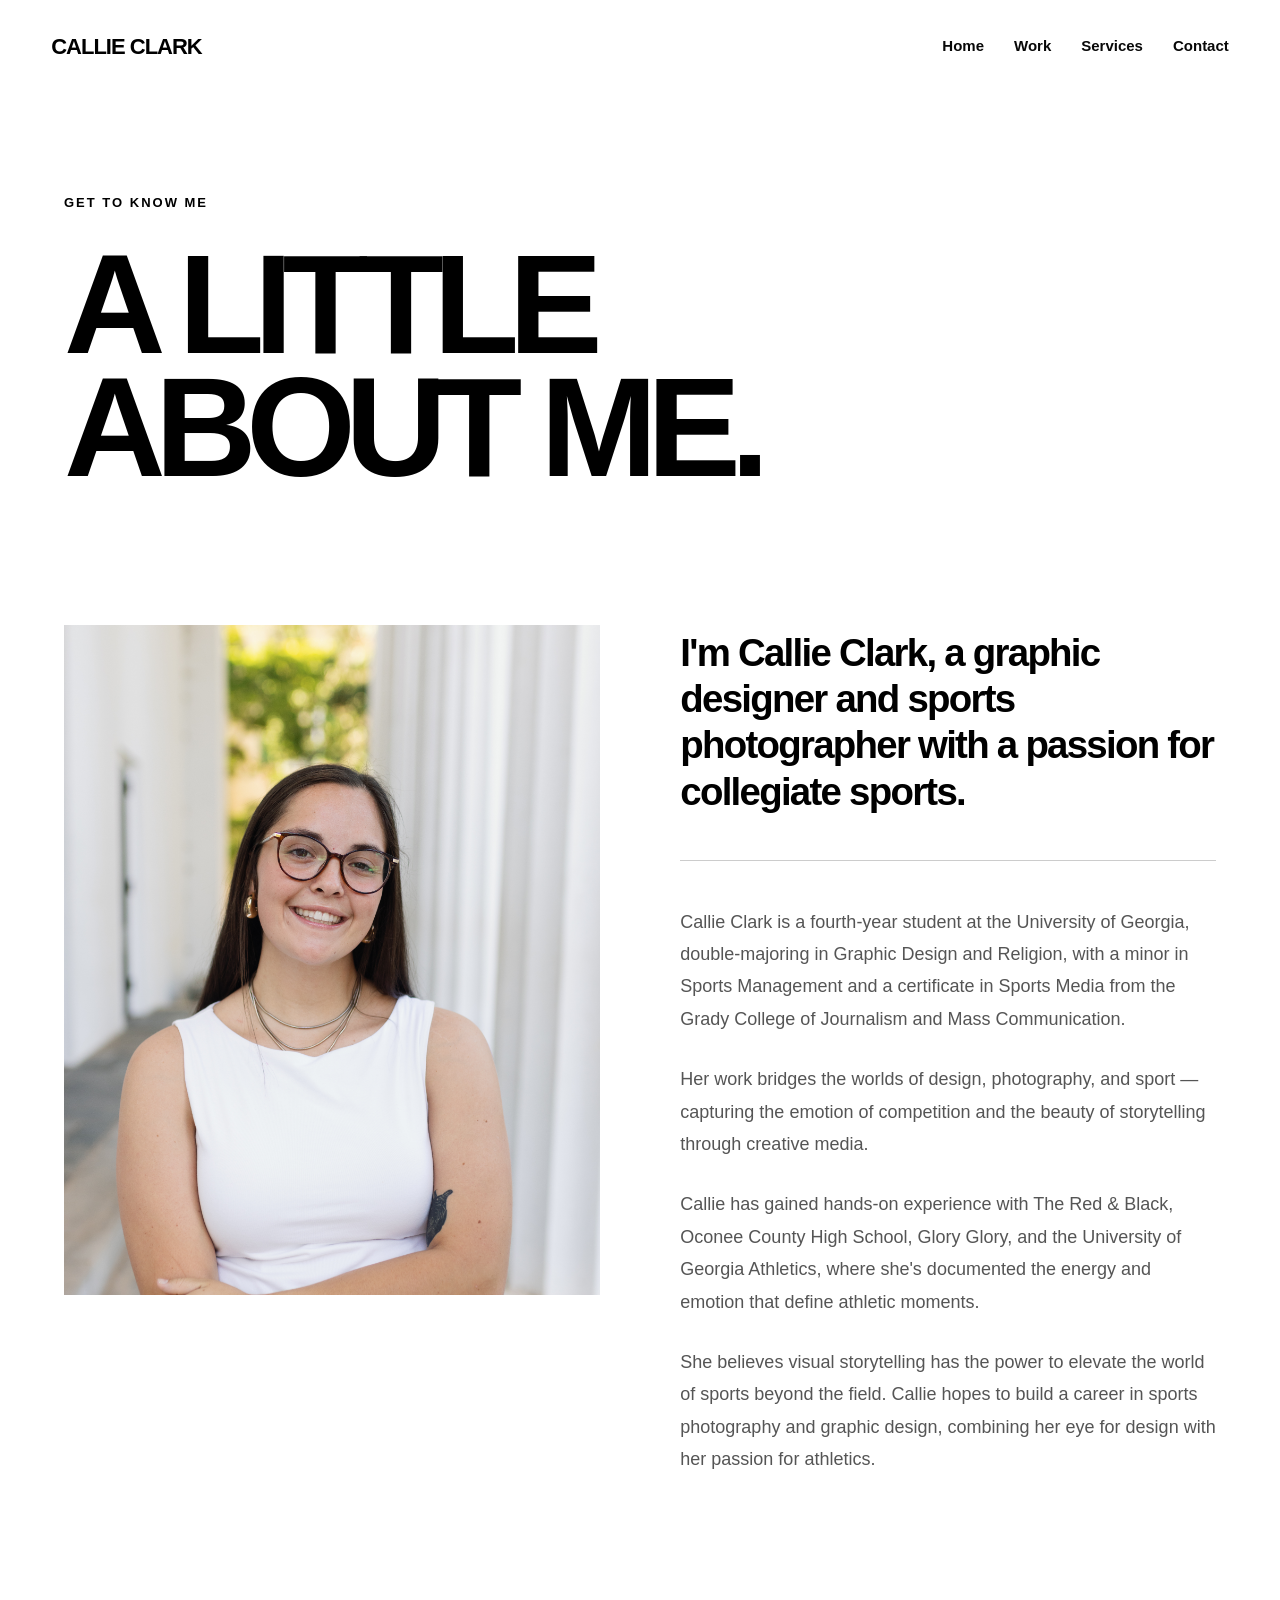
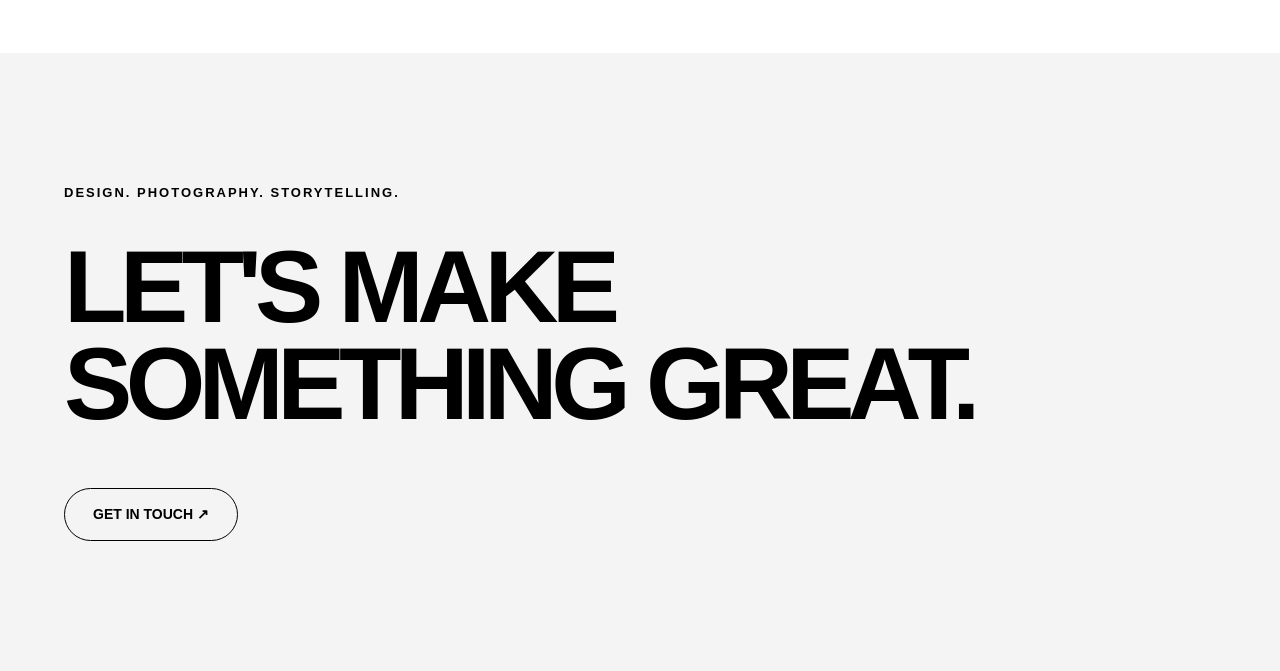
<file: about.html>
<!DOCTYPE html>
<html lang="en">

<head>
  <meta charset="UTF-8">
  <meta name="viewport" content="width=device-width, initial-scale=1.0">

  <title>About | Callie Clark</title>

  <link rel="stylesheet" href="style.css">
</head>



<body>

 
<!-- HEADER -->
<header class="about-header">

  <a href="index.html" class="about-logo">
    CALLIE CLARK
  </a>

  <nav class="nav-links" id="navLinks">

    <a href="index.html">Home</a>
    <a href="work.html">Work</a>
    <a href="services.html">Services</a>
    <a href="contact.html">Contact</a>

  </nav>

</header>



  <!-- ABOUT SECTION -->
  <main class="about-page">

    <section class="about-intro">

      <p class="about-eyebrow">
        GET TO KNOW ME
      </p>

      <h1>
        A LITTLE<br>
        ABOUT ME<span class="about-period">.</span>
      </h1>

    </section>


    <!-- IMAGE + BIOGRAPHY -->
    <section class="about-content">

      <!-- REPLACE WITH YOUR PHOTO -->
      <div class="about-image">

        <img
          src="headshot.JPEG"
          alt="Portrait of Callie Clark"
        >

      </div>


      <!-- TEXT -->
      <div class="about-bio">

        <p class="about-lead">
          I'm Callie Clark, a graphic designer
          and sports photographer with a passion
          for collegiate sports.
        </p>

        <div class="about-divider"></div>

        <p>
          Callie Clark is a fourth-year student
          at the University of Georgia,
          double-majoring in Graphic Design
          and Religion, with a minor in Sports
          Management and a certificate in Sports
          Media from the Grady College of
          Journalism and Mass Communication.
        </p>

        <p>
          Her work bridges the worlds of design,
          photography, and sport — capturing
          the emotion of competition and the
          beauty of storytelling through
          creative media.
        </p>

        <p>
          Callie has gained hands-on experience
          with The Red & Black, Oconee County
          High School, Glory Glory, and the
          University of Georgia Athletics,
          where she's documented the energy
          and emotion that define athletic
          moments.
        </p>

        <p>
          She believes visual storytelling
          has the power to elevate the world
          of sports beyond the field. Callie
          hopes to build a career in sports
          photography and graphic design,
          combining her eye for design with
          her passion for athletics.
        </p>

      </div>

    </section>


    <!-- BOTTOM SECTION -->
    <section class="about-ending">

      <p>DESIGN. PHOTOGRAPHY. STORYTELLING.</p>

      <h2>
        LET'S MAKE<br>
        SOMETHING GREAT.
      </h2>

      <a href="mailto:YOUR-EMAIL@example.com">
        GET IN TOUCH ↗
      </a>

    </section>

  </main>

</body>
</html>
</file>
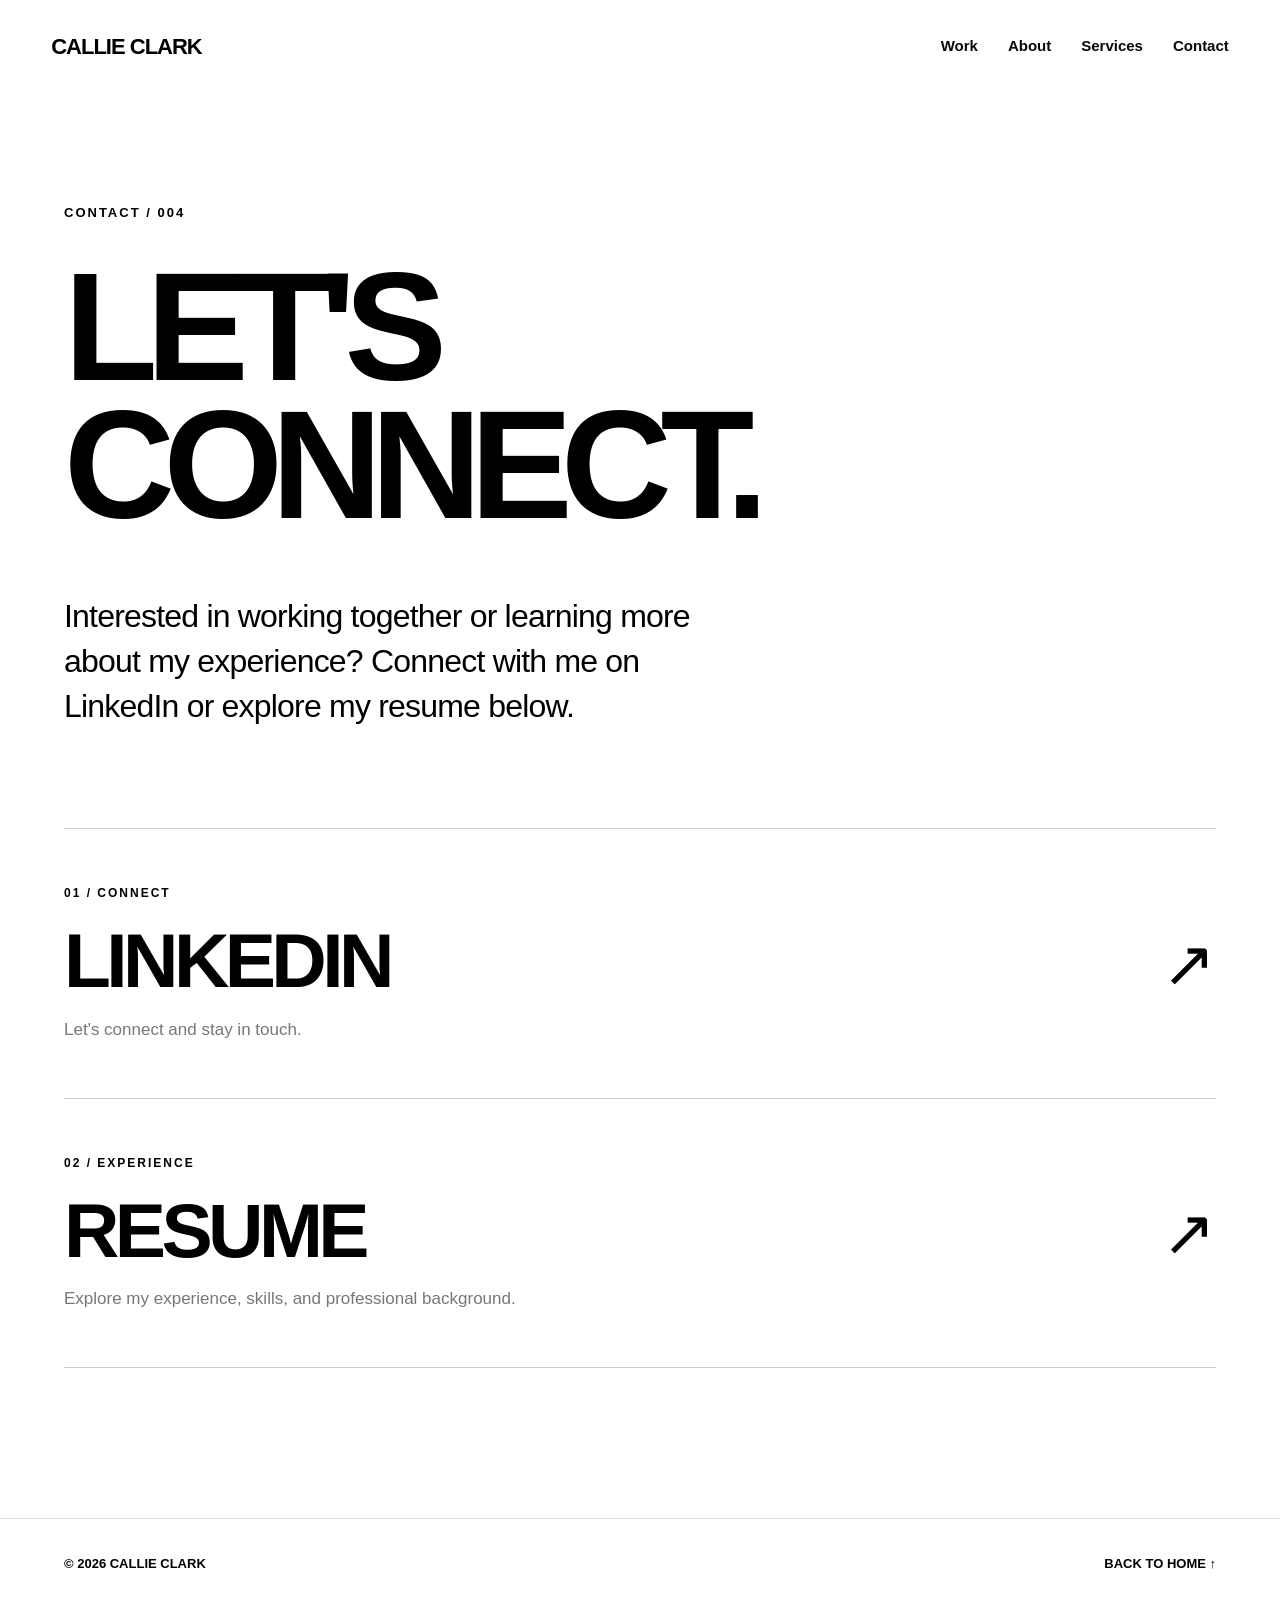
<file: contact.html>
<!DOCTYPE html>
<html lang="en">

<head>
  <meta charset="UTF-8">
  <meta name="viewport" content="width=device-width, initial-scale=1.0">

  <title>Contact | Callie Clark</title>

  <link rel="stylesheet" href="style.css">
</head>

<body>

  <!-- HEADER -->
  <header class="about-header">

    <a href="index.html" class="about-logo">
      CALLIE CLARK
    </a>

    <nav class="nav-links" id="navLinks">
      <a href="work.html">Work</a>
      <a href="about.html">About</a>
      <a href="services.html">Services</a>
      <a href="contact.html">Contact</a>
    </nav>

  </header>


  <main class="simple-contact-page">

    <!-- INTRO -->
    <section class="simple-contact-intro">

      <p class="simple-contact-eyebrow">
        CONTACT / 004
      </p>

      <h1>
        LET'S<br>
        CONNECT.
      </h1>

      <p class="simple-contact-description">
        Interested in working together or learning
        more about my experience? Connect with me
        on LinkedIn or explore my resume below.
      </p>

    </section>


    <!-- LINKS -->
    <section class="simple-contact-links">

      <!-- LINKEDIN -->
      <a
        href="https://www.linkedin.com/in/callie-clark-440528220/"
        target="_blank"
        rel="noopener noreferrer"
        class="simple-contact-link"
      >

        <div class="simple-contact-link-info">

          <span>01 / CONNECT</span>

          <h2>LINKEDIN</h2>

          <p>
            Let's connect and stay in touch.
          </p>

        </div>

        <span class="simple-contact-arrow">↗</span>

      </a>


      <!-- RESUME -->
      <a
        href="graphic design resume copy.pdf"
        target="_blank"
        rel="noopener noreferrer"
        class="simple-contact-link"
      >

        <div class="simple-contact-link-info">

          <span>02 / EXPERIENCE</span>

          <h2>RESUME</h2>

          <p>
            Explore my experience, skills,
            and professional background.
          </p>

        </div>

        <span class="simple-contact-arrow">↗</span>

      </a>

    </section>

  </main>


  <!-- FOOTER -->
  <footer class="simple-contact-footer">

    <p>© 2026 CALLIE CLARK</p>

    <a href="index.html">
      BACK TO HOME ↑
    </a>

  </footer>

</body>
</html>
</file>
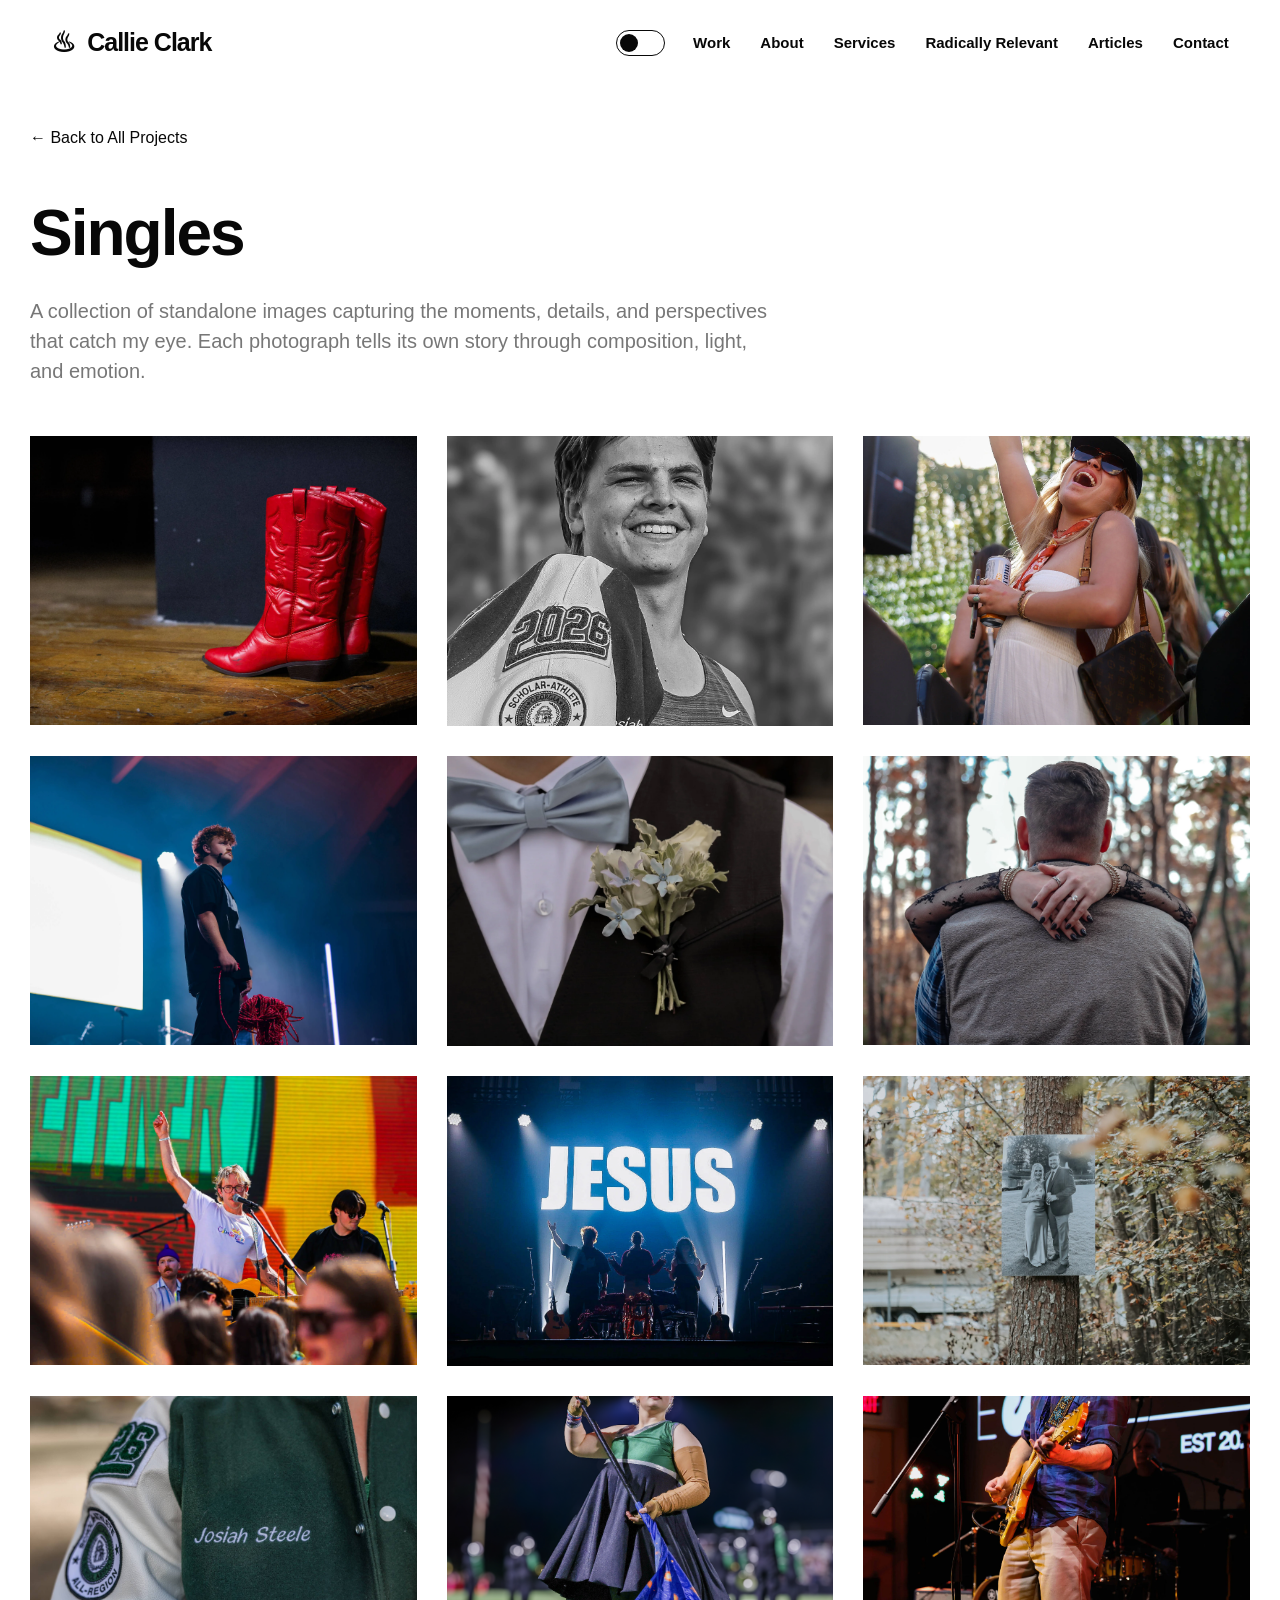
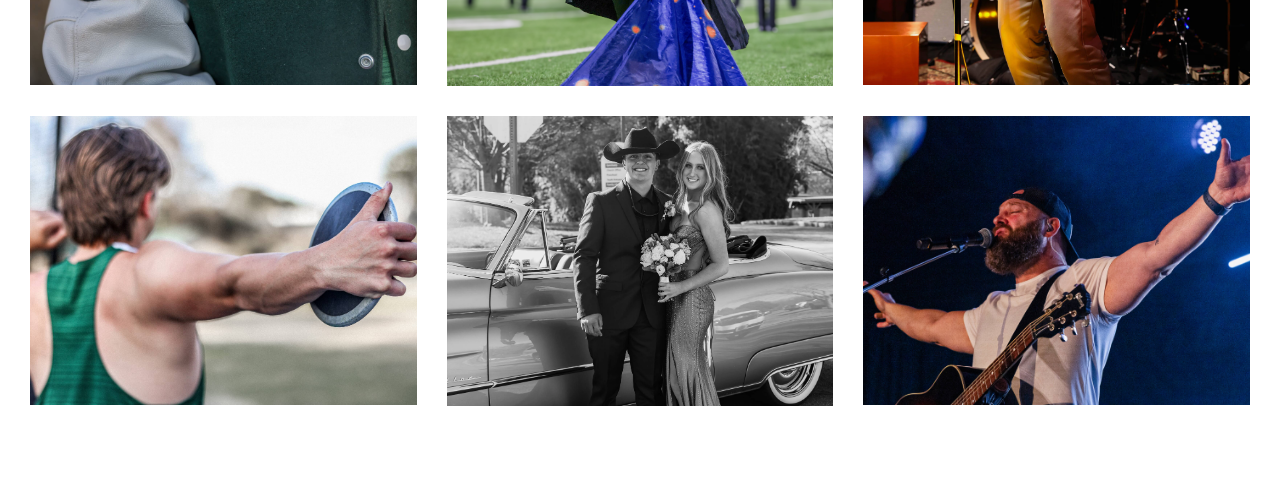
<file: creativephotography.html>
<!DOCTYPE html>
<html lang="en">

<head>
  <meta charset="UTF-8">
  <meta name="viewport"
        content="width=device-width, initial-scale=1.0">

  <title>UGA Photography | Callie Clark</title>

  <!-- Your existing website CSS -->
  <link rel="stylesheet" href="style.css">

  <style>
    /* PROJECT PAGE */
    .uga-project {
      width: 100%;
      padding: 40px 30px 80px;
    }

    /* BACK LINK */
    .back-link {
      display: inline-block;
      margin-bottom: 35px;
      color: inherit;
      text-decoration: none;
      font-size: 16px;
    }

    .back-link:hover {
      text-decoration: underline;
    }

    /* PROJECT TITLE */
    .uga-title {
      font-size: clamp(36px, 5vw, 70px);
      font-weight: 600;
      letter-spacing: -2px;
      margin-bottom: 15px;
    }

    .uga-description {
      max-width: 750px;
      font-size: 20px;
      line-height: 1.5;
      color: #777;
      margin-bottom: 50px;
    }

    /* PHOTOGRAPHY GRID */
    .photo-grid {
      display: grid;
      grid-template-columns: repeat(3, minmax(0, 1fr));
      gap: 30px;
    }

    /* PHOTO BOX */
    .photo-box {
      display: block;
      position: relative;
      width: 100%;
      aspect-ratio: 4 / 3;
      overflow: hidden;
      background: #eee;
      border: none;
      padding: 0;
      cursor: pointer;
    }

    /* IMAGE */
    .photo-box img {
      display: block;
      width: 100%;
      height: 100%;
      object-fit: cover;
      transition: transform 0.4s ease,
                  filter 0.4s ease;
    }

    /* HOVER EFFECT */
    .photo-box:hover img {
      transform: scale(1.04);
      filter: brightness(0.8);
    }

    .photo-box:focus-visible {
      outline: 3px solid #555;
      outline-offset: 4px;
    }

    /* LIGHTBOX */
    .lightbox {
      display: none;
      position: fixed;
      inset: 0;
      z-index: 9999;
      background: rgba(0, 0, 0, 0.94);
      align-items: center;
      justify-content: center;
      padding: 50px;
    }

    .lightbox.active {
      display: flex;
    }

    .lightbox img {
      display: block;
      max-width: 95%;
      max-height: 90vh;
      width: auto;
      height: auto;
      object-fit: contain;
    }

    /* LIGHTBOX CLOSE BUTTON */
    .lightbox-close {
      position: absolute;
      top: 15px;
      right: 30px;
      background: none;
      border: none;
      color: white;
      font-size: 45px;
      cursor: pointer;
    }

    /* DARK MODE */
    body.dark-mode .uga-description {
      color: #aaa;
    }

    /* TABLET */
    @media (max-width: 1000px) {
      .photo-grid {
        grid-template-columns: repeat(2, minmax(0, 1fr));
        gap: 20px;
      }
    }

    /* MOBILE */
    @media (max-width: 600px) {
      .uga-project {
        padding: 25px 15px 60px;
      }

      .photo-grid {
        grid-template-columns: 1fr;
        gap: 16px;
      }

      .uga-description {
        font-size: 17px;
      }

      .lightbox {
        padding: 15px;
      }
    }

    @media (prefers-reduced-motion: reduce) {
      .photo-box img {
        transition: none;
      }
    }
  </style>
</head>

<body>

  <!-- HEADER -->
  <header class="site-header">

    <a href="index.html" class="logo">
      <span class="logo-icon">♨</span>
      <span>Callie Clark</span>
    </a>

    <div class="header-right">

      <!-- DARK MODE -->
      <button class="theme-toggle"
              id="themeToggle"
              type="button"
              aria-label="Toggle dark mode">
        <span class="toggle-circle"></span>
      </button>

      <!-- NAVIGATION -->
      <nav class="nav-links" id="navLinks">
        <a href="index.html#work">Work</a>
        <a href="index.html#about">About</a>
        <a href="index.html#services">Services</a>
        <a href="index.html#relevant">Radically Relevant</a>
        <a href="index.html#articles">Articles</a>
        <a href="index.html#contact">Contact</a>
      </nav>

      <!-- MOBILE MENU -->
      <button class="menu-toggle"
              id="menuToggle"
              type="button"
              aria-label="Open navigation"
              aria-controls="navLinks"
              aria-expanded="false">
        <span></span>
        <span></span>
        <span></span>
      </button>

    </div>
  </header>

  <!-- PROJECT CONTENT -->
  <main class="uga-project">

    <a href="index.html#work" class="back-link">
      ← Back to All Projects
    </a>

    <h1 class="uga-title">Singles</h1>

    <p class="uga-description">
      A collection of standalone images capturing the moments, details, and perspectives that catch my eye. Each photograph tells its own story through composition, light, and emotion.
    </p>

    <!-- PHOTOGRAPHY GALLERY -->
    <section class="photo-gallery"
             aria-label="UGA Photography Gallery">

      <div class="photo-grid">

        <!-- PHOTO 1 -->
        <button class="photo-box" type="button">
          <img src="27.webp"
               alt="UGA Photography 1"
               loading="lazy">
        </button>

        <!-- PHOTO 2 -->
        <button class="photo-box" type="button">
          <img src="28.webp"
               alt="UGA Photography 2"
               loading="lazy">
        </button>

        <!-- PHOTO 3 -->
        <button class="photo-box" type="button">
          <img src="29.webp"
               alt="UGA Photography 3"
               loading="lazy">
        </button>

        <!-- PHOTO 4 -->
        <button class="photo-box" type="button">
          <img src="30.webp"
               alt="UGA Photography 4"
               loading="lazy">
        </button>

        <!-- PHOTO 5 -->
        <button class="photo-box" type="button">
          <img src="31.webp"
               alt="UGA Photography 5"
               loading="lazy">
        </button>

        <!-- PHOTO 6 -->
        <button class="photo-box" type="button">
          <img src="32.webp"
               alt="UGA Photography 6"
               loading="lazy">
        </button>

        <!-- PHOTO 7 -->
        <button class="photo-box" type="button">
          <img src="33.webp"
               alt="UGA Photography 7"
               loading="lazy">
        </button>

        <!-- PHOTO 8 -->
        <button class="photo-box" type="button">
          <img src="34.webp"
               alt="UGA Photography 8"
               loading="lazy">
        </button>

        <!-- PHOTO 9 -->
        <button class="photo-box" type="button">
          <img src="35.webp"
               alt="UGA Photography 9"
               loading="lazy">
        </button>

        <!-- PHOTO 10 -->
        <button class="photo-box" type="button">
          <img src="36.jpg"
               alt="UGA Photography 10"
               loading="lazy">
        </button>

        <!-- PHOTO 11 -->
        <button class="photo-box" type="button">
          <img src="37.webp"
               alt="UGA Photography 11"
               loading="lazy">
        </button>


              <!-- PHOTO 11 -->
        <button class="photo-box" type="button">
          <img src="38.webp"
               alt="UGA Photography 11"
               loading="lazy">
        </button>


              <!-- PHOTO 11 -->
        <button class="photo-box" type="button">
          <img src="39.jpg"
               alt="UGA Photography 11"
               loading="lazy">
        </button>


              <!-- PHOTO 11 -->
        <button class="photo-box" type="button">
          <img src="40.webp"
               alt="UGA Photography 11"
               loading="lazy">
        </button>

              <!-- PHOTO 11 -->
        <button class="photo-box" type="button">
          <img src="41.jpg"
               alt="UGA Photography 11"
               loading="lazy">
        </button>

      </div>
    </section>

  </main>

  <!-- IMAGE LIGHTBOX -->
  <div class="lightbox"
       id="lightbox"
       role="dialog"
       aria-modal="true"
       aria-label="Enlarged photograph"
       aria-hidden="true">

    <button class="lightbox-close"
            id="lightboxClose"
            type="button"
            aria-label="Close photograph">
      &times;
    </button>

    <img id="lightboxImage"
         alt="Enlarged photograph">

  </div>

  <!-- JAVASCRIPT -->
  <script>

    // DARK MODE
    const themeToggle =
      document.getElementById("themeToggle");

    themeToggle.addEventListener("click", () => {
      document.body.classList.toggle("dark-mode");
    });

    // MOBILE NAVIGATION
    const menuToggle =
      document.getElementById("menuToggle");

    const navLinks =
      document.getElementById("navLinks");

    menuToggle.addEventListener("click", () => {
      const isOpen = navLinks.classList.toggle("active");
      menuToggle.setAttribute("aria-expanded", String(isOpen));
    });

    document.querySelectorAll(".nav-links a").forEach(link => {
      link.addEventListener("click", () => {
        navLinks.classList.remove("active");
        menuToggle.setAttribute("aria-expanded", "false");
      });
    });

    // PHOTOGRAPHY LIGHTBOX
    const photoBoxes =
      document.querySelectorAll(".photo-box");

    const lightbox =
      document.getElementById("lightbox");

    const lightboxImage =
      document.getElementById("lightboxImage");

    const lightboxClose =
      document.getElementById("lightboxClose");

    let previousFocus = null;

    // OPEN IMAGE
    photoBoxes.forEach(box => {
      box.addEventListener("click", () => {
        const image = box.querySelector("img");
        previousFocus = document.activeElement;

        lightboxImage.src = image.src;
        lightboxImage.alt = image.alt;

        lightbox.classList.add("active");
        lightbox.setAttribute("aria-hidden", "false");

        document.body.style.overflow = "hidden";
        lightboxClose.focus();
      });
    });

    // CLOSE IMAGE
    function closeLightbox() {
      lightbox.classList.remove("active");
      lightbox.setAttribute("aria-hidden", "true");

      lightboxImage.removeAttribute("src");
      document.body.style.overflow = "";

      if (previousFocus) {
        previousFocus.focus();
      }
    }

    lightboxClose.addEventListener("click", closeLightbox);

    // CLOSE WHEN BACKGROUND IS CLICKED
    lightbox.addEventListener("click", event => {
      if (event.target === lightbox) {
        closeLightbox();
      }
    });

    // CLOSE WITH ESCAPE KEY
    document.addEventListener("keydown", event => {
      if (event.key === "Escape" &&
          lightbox.classList.contains("active")) {
        closeLightbox();
      }

      if (event.key === "Tab" &&
          lightbox.classList.contains("active")) {
        event.preventDefault();
        lightboxClose.focus();
      }
    });

  </script>

</body>
</html>
</file>
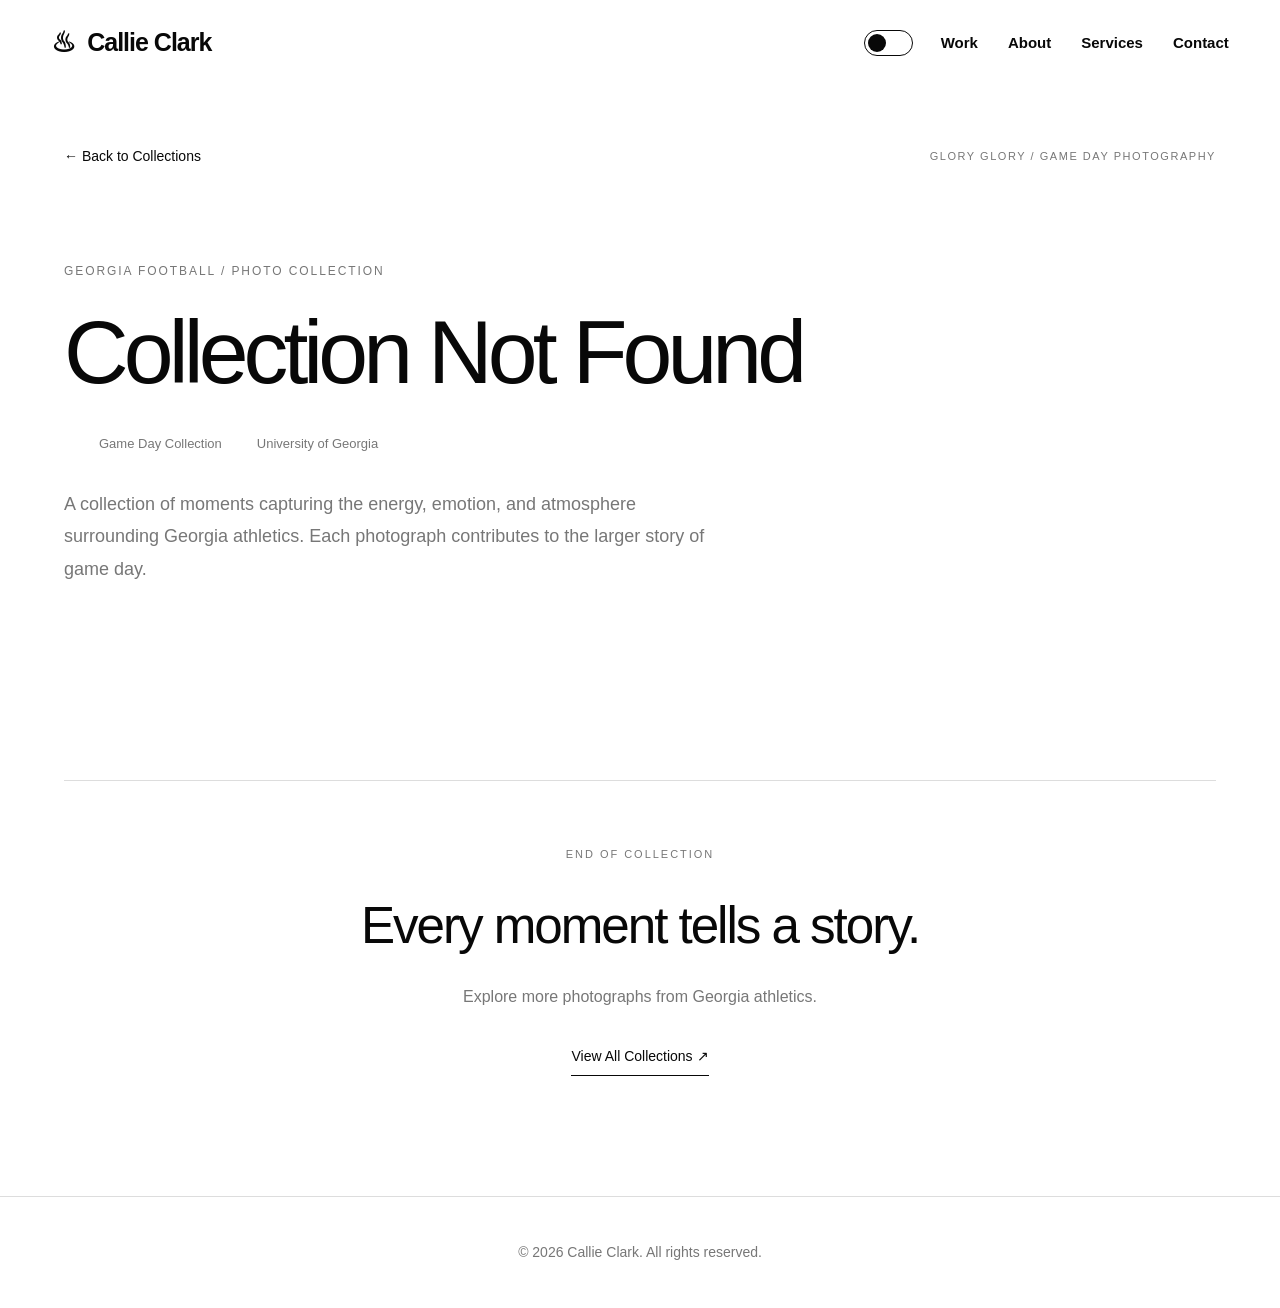
<file: GGAuburn.html>
<!DOCTYPE html>
<html lang="en">

<head>
  <meta charset="UTF-8">
  <meta name="viewport" content="width=device-width, initial-scale=1.0">

  <title>Game Day Photography | Callie Clark</title>

  <link rel="stylesheet" href="style.css">
</head>

<body>

  <!-- =====================================
       HEADER
  ===================================== -->

  <header class="site-header">

    <a href="index.html" class="logo">
      <span class="logo-icon">♨</span>
      <span>Callie Clark</span>
    </a>

    <div class="header-right">

      <button
        class="theme-toggle"
        id="themeToggle"
        type="button"
        aria-label="Toggle dark mode"
        aria-pressed="false"
      >
        <span class="toggle-circle"></span>
      </button>

      <nav class="nav-links" id="navLinks">
        <a href="work.html">Work</a>
        <a href="about.html">About</a>
        <a href="services.html">Services</a>
        <a href="contact.html">Contact</a>
      </nav>

      <button
        class="menu-toggle"
        id="menuToggle"
        type="button"
        aria-label="Open navigation"
        aria-expanded="false"
        aria-controls="navLinks"
      >
        <span></span>
        <span></span>
        <span></span>
      </button>

    </div>

  </header>


  <!-- =====================================
       MAIN PAGE
  ===================================== -->

  <main class="gg-game-page">

    <!-- BACK TO COLLECTIONS -->

    <div class="gg-game-navigation">

      <a href="work.html" class="gg-game-back">
        <span aria-hidden="true">←</span>
        Back to Collections
      </a>

      <span class="gg-game-category">
        GLORY GLORY / GAME DAY PHOTOGRAPHY
      </span>

    </div>


    <!-- =====================================
         COLLECTION INTRODUCTION
    ===================================== -->

    <section class="gg-game-intro">

      <div class="gg-game-eyebrow">
        GEORGIA FOOTBALL / PHOTO COLLECTION
      </div>

      <h1 id="galleryTitle"></h1>

      <div class="gg-game-meta">

        <span id="galleryCount"></span>

        <span>Game Day Collection</span>

        <span>University of Georgia</span>

      </div>

      <p class="gg-game-description" id="galleryDescription">
        A collection of moments capturing the energy,
        emotion, and atmosphere surrounding Georgia
        athletics. Each photograph contributes to
        the larger story of game day.
      </p>

    </section>


    <!-- =====================================
         PINTEREST-STYLE GALLERY
    ===================================== -->

    <section
      class="gg-game-gallery"
      aria-label="Georgia athletics photography gallery"
    >

      <div
        class="gg-game-masonry"
        id="galleryGrid"
      ></div>

    </section>


    <!-- =====================================
         END OF COLLECTION
    ===================================== -->

    <section class="gg-game-ending">

      <div class="gg-game-ending-line"></div>

      <span>END OF COLLECTION</span>

      <h2>Every moment tells a story.</h2>

      <p>
        Explore more photographs from Georgia athletics.
      </p>

      <a href="work.html" class="gg-game-return">
        View All Collections
        <span aria-hidden="true">↗</span>
      </a>

    </section>

  </main>


  <!-- =====================================
       FOOTER
  ===================================== -->

  <footer class="site-footer">
    <p>&copy; 2026 Callie Clark. All rights reserved.</p>
  </footer>


  <!-- =====================================
       FULL-SCREEN PHOTO LIGHTBOX
  ===================================== -->

  <div
    class="gg-game-lightbox"
    id="ggGameLightbox"
    role="dialog"
    aria-modal="true"
    aria-label="Photo viewer"
    aria-hidden="true"
  >

    <button
      class="gg-lightbox-close"
      id="ggLightboxClose"
      type="button"
      aria-label="Close photo viewer"
    >
      &times;
    </button>

    <button
      class="gg-lightbox-prev"
      id="ggLightboxPrev"
      type="button"
      aria-label="Previous photo"
    >
      &#8592;
    </button>

    <img id="ggLightboxImage" alt="">

    <button
      class="gg-lightbox-next"
      id="ggLightboxNext"
      type="button"
      aria-label="Next photo"
    >
      &#8594;
    </button>

    <div
      class="gg-lightbox-counter"
      id="ggLightboxCounter"
    ></div>

  </div>


  <!-- =====================================
       JAVASCRIPT
  ===================================== -->

  <script>

    /* =====================================
       COLLECTION DATA
    ===================================== */

    const collections = {

      "GGBAMA.html": {
        title: "Georgia vs. Alabama.",
        prefix: "GGBAMA",
        count: 16
      },

      "GGOU.html": {
        title: "Georgia vs. Oklahoma.",
        prefix: "GGOU",
        count: 7
      },

      "GGpractice.html": {
        title: "Behind the Scenes.",
        prefix: "GGPRACTICE",
        count: 7
      },

      "GGTS.html": {
        title: "Georgia vs. TS.",
        prefix: "GGTS",
        count: 9
      },

      "GGVandy.html": {
        title: "Georgia vs. Vanderbilt.",
        prefix: "GGVANDY",
        count: 21
      },

      "GGWKU.html": {
        title: "Georgia vs. Western Kentucky.",
        prefix: "GGWKU",
        count: 25
      }

    };


    /* =====================================
       IDENTIFY CURRENT GALLERY
    ===================================== */

    const pageName = decodeURIComponent(
      window.location.pathname.split("/").pop()
    );

    const gallery = collections[pageName];

    const galleryGrid = document.getElementById("galleryGrid");
    const galleryTitle = document.getElementById("galleryTitle");
    const galleryCount = document.getElementById("galleryCount");

    let photos = [];


    if (gallery) {

      document.title = gallery.title + " | Callie Clark";

      galleryTitle.textContent = gallery.title;

      galleryCount.textContent =
        String(gallery.count).padStart(2, "0") +
        " Photographs";


      /* CREATE EACH PHOTO */

      for (let i = 1; i <= gallery.count; i++) {

        const button = document.createElement("button");

        button.className = "gg-game-photo";
        button.type = "button";

        const img = document.createElement("img");

        img.src = gallery.prefix + i + ".jpg";

        img.alt =
          gallery.title.replace(/\.$/, "") +
          " photograph " + i;

        img.loading = "lazy";

        button.appendChild(img);

        galleryGrid.appendChild(button);

      }

      photos = Array.from(
        document.querySelectorAll(".gg-game-photo img")
      );

    } else {

      galleryTitle.textContent = "Collection Not Found";

      galleryCount.textContent = "";

    }


    /* =====================================
       DARK MODE
    ===================================== */

    const themeToggle = document.getElementById("themeToggle");

    themeToggle.addEventListener("click", () => {

      const isDark =
        document.body.classList.toggle("dark-mode");

      themeToggle.setAttribute(
        "aria-pressed",
        String(isDark)
      );

    });


    /* =====================================
       MOBILE NAVIGATION
    ===================================== */

    const menuToggle = document.getElementById("menuToggle");
    const navLinks = document.getElementById("navLinks");

    menuToggle.addEventListener("click", () => {

      const isOpen = navLinks.classList.toggle("active");

      menuToggle.setAttribute(
        "aria-expanded",
        String(isOpen)
      );

      menuToggle.setAttribute(
        "aria-label",
        isOpen ? "Close navigation" : "Open navigation"
      );

    });

    document.querySelectorAll(".nav-links a").forEach(link => {

      link.addEventListener("click", () => {

        navLinks.classList.remove("active");

        menuToggle.setAttribute("aria-expanded", "false");

        menuToggle.setAttribute(
          "aria-label",
          "Open navigation"
        );

      });

    });


    /* =====================================
       PHOTO LIGHTBOX
    ===================================== */

    const lightbox = document.getElementById("ggGameLightbox");
    const lightboxImage = document.getElementById("ggLightboxImage");
    const closeButton = document.getElementById("ggLightboxClose");
    const previousButton = document.getElementById("ggLightboxPrev");
    const nextButton = document.getElementById("ggLightboxNext");
    const counter = document.getElementById("ggLightboxCounter");

    let currentPhoto = 0;
    let lastFocusedElement = null;


    function showPhoto(index) {

      if (!photos.length) return;

      currentPhoto = (index + photos.length) % photos.length;

      const selected = photos[currentPhoto];

      lightboxImage.src = selected.src;
      lightboxImage.alt = selected.alt;

      counter.textContent =
        String(currentPhoto + 1).padStart(2, "0") +
        " / " +
        String(photos.length).padStart(2, "0");

    }


    function openLightbox(index) {

      lastFocusedElement = document.activeElement;

      showPhoto(index);

      lightbox.classList.add("active");

      lightbox.setAttribute("aria-hidden", "false");

      document.body.style.overflow = "hidden";

      closeButton.focus();

    }


    function closeLightbox() {

      lightbox.classList.remove("active");

      lightbox.setAttribute("aria-hidden", "true");

      document.body.style.overflow = "";

      lightboxImage.removeAttribute("src");

      if (lastFocusedElement) {
        lastFocusedElement.focus();
      }

    }


    photos.forEach((photo, index) => {

      photo.parentElement.addEventListener("click", () => {
        openLightbox(index);
      });

    });


    closeButton.addEventListener("click", closeLightbox);

    previousButton.addEventListener("click", () => {
      showPhoto(currentPhoto - 1);
    });

    nextButton.addEventListener("click", () => {
      showPhoto(currentPhoto + 1);
    });


    lightbox.addEventListener("click", event => {

      if (event.target === lightbox) {
        closeLightbox();
      }

    });


    document.addEventListener("keydown", event => {

      if (!lightbox.classList.contains("active")) return;

      if (event.key === "Escape") {
        closeLightbox();
      }

      if (event.key === "ArrowLeft") {
        showPhoto(currentPhoto - 1);
      }

      if (event.key === "ArrowRight") {
        showPhoto(currentPhoto + 1);
      }

      if (event.key === "Tab") {

        const controls = [
          closeButton,
          previousButton,
          nextButton
        ];

        const focusedIndex =
          controls.indexOf(document.activeElement);

        if (event.shiftKey && focusedIndex <= 0) {

          event.preventDefault();

          controls[controls.length - 1].focus();

        } else if (
          !event.shiftKey &&
          focusedIndex === controls.length - 1
        ) {

          event.preventDefault();

          controls[0].focus();

        }

      }

    });

  </script>

</body>
</html>
</file>
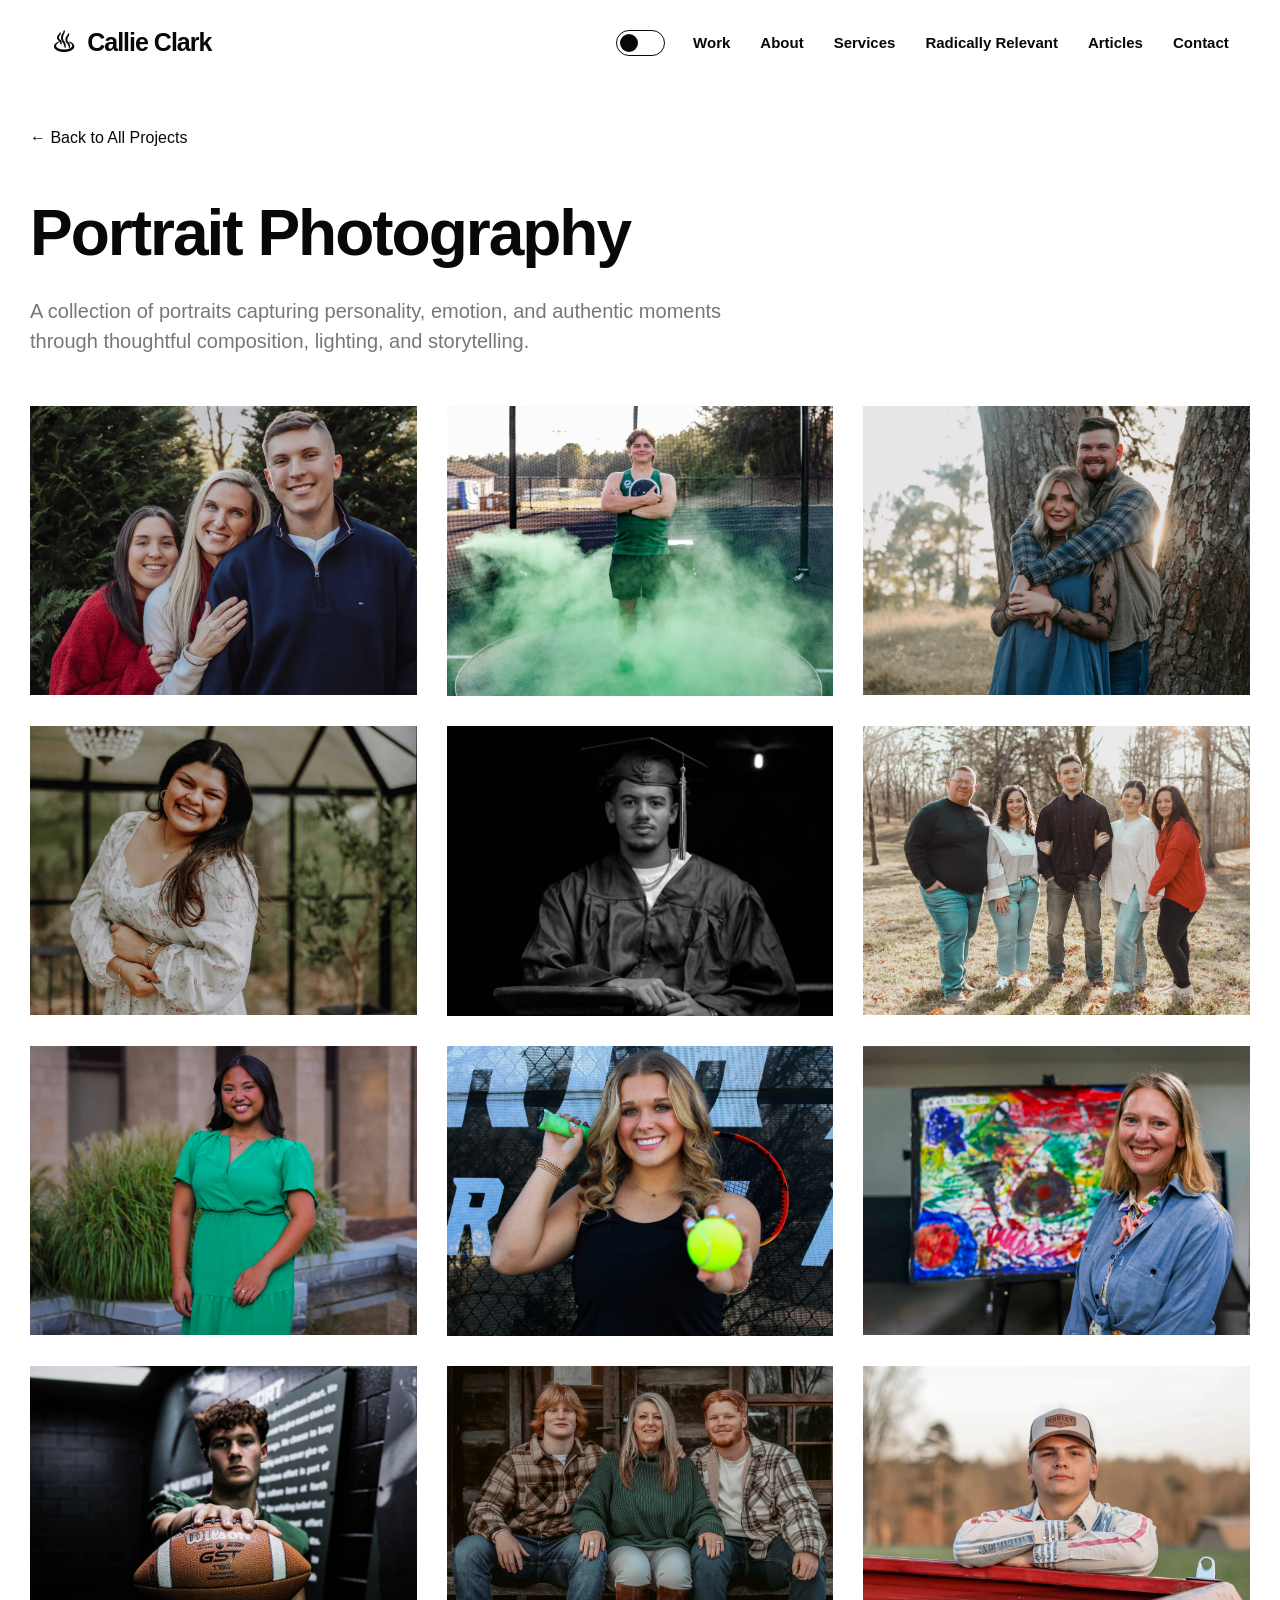
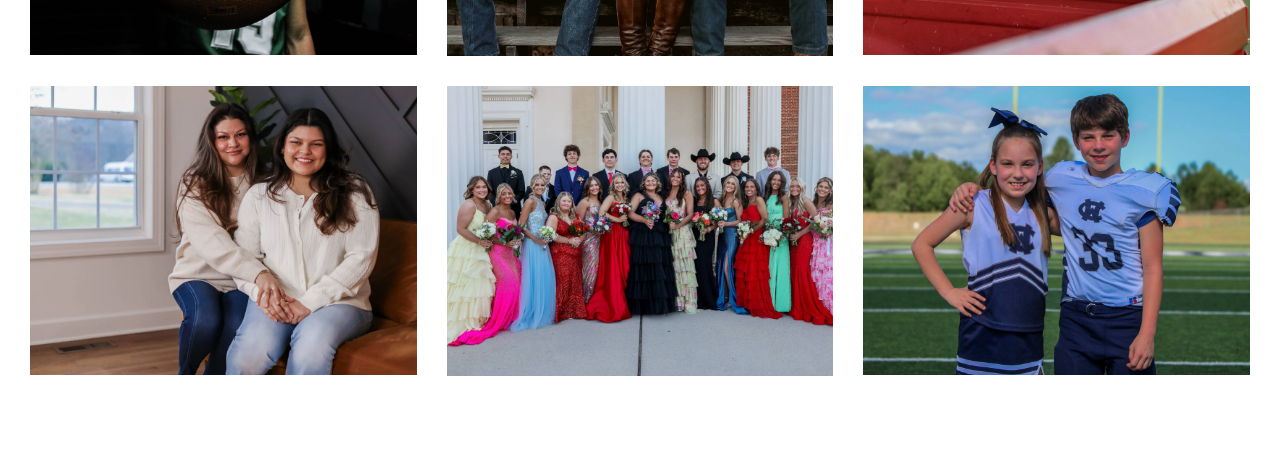
<file: portraits.html>
<!DOCTYPE html>
<html lang="en">

<head>
  <meta charset="UTF-8">
  <meta name="viewport"
        content="width=device-width, initial-scale=1.0">

  <title>UGA Photography | Callie Clark</title>

  <!-- Your existing website CSS -->
  <link rel="stylesheet" href="style.css">

  <style>
    /* PROJECT PAGE */
    .uga-project {
      width: 100%;
      padding: 40px 30px 80px;
    }

    /* BACK LINK */
    .back-link {
      display: inline-block;
      margin-bottom: 35px;
      color: inherit;
      text-decoration: none;
      font-size: 16px;
    }

    .back-link:hover {
      text-decoration: underline;
    }

    /* PROJECT TITLE */
    .uga-title {
      font-size: clamp(36px, 5vw, 70px);
      font-weight: 600;
      letter-spacing: -2px;
      margin-bottom: 15px;
    }

    .uga-description {
      max-width: 750px;
      font-size: 20px;
      line-height: 1.5;
      color: #777;
      margin-bottom: 50px;
    }

    /* PHOTOGRAPHY GRID */
    .photo-grid {
      display: grid;
      grid-template-columns: repeat(3, minmax(0, 1fr));
      gap: 30px;
    }

    /* PHOTO BOX */
    .photo-box {
      display: block;
      position: relative;
      width: 100%;
      aspect-ratio: 4 / 3;
      overflow: hidden;
      background: #eee;
      border: none;
      padding: 0;
      cursor: pointer;
    }

    /* IMAGE */
    .photo-box img {
      display: block;
      width: 100%;
      height: 100%;
      object-fit: cover;
      transition: transform 0.4s ease,
                  filter 0.4s ease;
    }

    /* HOVER EFFECT */
    .photo-box:hover img {
      transform: scale(1.04);
      filter: brightness(0.8);
    }

    .photo-box:focus-visible {
      outline: 3px solid #555;
      outline-offset: 4px;
    }

    /* LIGHTBOX */
    .lightbox {
      display: none;
      position: fixed;
      inset: 0;
      z-index: 9999;
      background: rgba(0, 0, 0, 0.94);
      align-items: center;
      justify-content: center;
      padding: 50px;
    }

    .lightbox.active {
      display: flex;
    }

    .lightbox img {
      display: block;
      max-width: 95%;
      max-height: 90vh;
      width: auto;
      height: auto;
      object-fit: contain;
    }

    /* LIGHTBOX CLOSE BUTTON */
    .lightbox-close {
      position: absolute;
      top: 15px;
      right: 30px;
      background: none;
      border: none;
      color: white;
      font-size: 45px;
      cursor: pointer;
    }

    /* DARK MODE */
    body.dark-mode .uga-description {
      color: #aaa;
    }

    /* TABLET */
    @media (max-width: 1000px) {
      .photo-grid {
        grid-template-columns: repeat(2, minmax(0, 1fr));
        gap: 20px;
      }
    }

    /* MOBILE */
    @media (max-width: 600px) {
      .uga-project {
        padding: 25px 15px 60px;
      }

      .photo-grid {
        grid-template-columns: 1fr;
        gap: 16px;
      }

      .uga-description {
        font-size: 17px;
      }

      .lightbox {
        padding: 15px;
      }
    }

    @media (prefers-reduced-motion: reduce) {
      .photo-box img {
        transition: none;
      }
    }
  </style>
</head>

<body>

  <!-- HEADER -->
  <header class="site-header">

    <a href="index.html" class="logo">
      <span class="logo-icon">♨</span>
      <span>Callie Clark</span>
    </a>

    <div class="header-right">

      <!-- DARK MODE -->
      <button class="theme-toggle"
              id="themeToggle"
              type="button"
              aria-label="Toggle dark mode">
        <span class="toggle-circle"></span>
      </button>

      <!-- NAVIGATION -->
      <nav class="nav-links" id="navLinks">
        <a href="index.html#work">Work</a>
        <a href="index.html#about">About</a>
        <a href="index.html#services">Services</a>
        <a href="index.html#relevant">Radically Relevant</a>
        <a href="index.html#articles">Articles</a>
        <a href="index.html#contact">Contact</a>
      </nav>

      <!-- MOBILE MENU -->
      <button class="menu-toggle"
              id="menuToggle"
              type="button"
              aria-label="Open navigation"
              aria-controls="navLinks"
              aria-expanded="false">
        <span></span>
        <span></span>
        <span></span>
      </button>

    </div>
  </header>

  <!-- PROJECT CONTENT -->
  <main class="uga-project">

    <a href="index.html#work" class="back-link">
      ← Back to All Projects
    </a>

    <h1 class="uga-title">Portrait Photography</h1>

    <p class="uga-description">
      A collection of portraits capturing personality, emotion, and authentic moments through thoughtful composition, lighting, and storytelling.
    </p>

    <!-- PHOTOGRAPHY GALLERY -->
    <section class="photo-gallery"
             aria-label="UGA Photography Gallery">

      <div class="photo-grid">

        <!-- PHOTO 1 -->
        <button class="photo-box" type="button">
          <img src="12.webp"
               alt="UGA Photography 1"
               loading="lazy">
        </button>

        <!-- PHOTO 2 -->
        <button class="photo-box" type="button">
          <img src="13.webp"
               alt="UGA Photography 2"
               loading="lazy">
        </button>

        <!-- PHOTO 3 -->
        <button class="photo-box" type="button">
          <img src="14.webp"
               alt="UGA Photography 3"
               loading="lazy">
        </button>

        <!-- PHOTO 4 -->
        <button class="photo-box" type="button">
          <img src="15.webp"
               alt="UGA Photography 4"
               loading="lazy">
        </button>

        <!-- PHOTO 5 -->
        <button class="photo-box" type="button">
          <img src="16.webp"
               alt="UGA Photography 5"
               loading="lazy">
        </button>

        <!-- PHOTO 6 -->
        <button class="photo-box" type="button">
          <img src="17.webp"
               alt="UGA Photography 6"
               loading="lazy">
        </button>

        <!-- PHOTO 7 -->
        <button class="photo-box" type="button">
          <img src="18.webp"
               alt="UGA Photography 7"
               loading="lazy">
        </button>

        <!-- PHOTO 8 -->
        <button class="photo-box" type="button">
          <img src="19.jpg"
               alt="UGA Photography 8"
               loading="lazy">
        </button>

        <!-- PHOTO 9 -->
        <button class="photo-box" type="button">
          <img src="20.webp"
               alt="UGA Photography 9"
               loading="lazy">
        </button>

        <!-- PHOTO 10 -->
        <button class="photo-box" type="button">
          <img src="21.webp"
               alt="UGA Photography 10"
               loading="lazy">
        </button>

        <!-- PHOTO 11 -->
        <button class="photo-box" type="button">
          <img src="22.webp"
               alt="UGA Photography 11"
               loading="lazy">
        </button>


              <!-- PHOTO 11 -->
        <button class="photo-box" type="button">
          <img src="23.webp"
               alt="UGA Photography 11"
               loading="lazy">
        </button>


              <!-- PHOTO 11 -->
        <button class="photo-box" type="button">
          <img src="24.webp"
               alt="UGA Photography 11"
               loading="lazy">
        </button>


              <!-- PHOTO 11 -->
        <button class="photo-box" type="button">
          <img src="25.webp"
               alt="UGA Photography 11"
               loading="lazy">
        </button>

              <!-- PHOTO 11 -->
        <button class="photo-box" type="button">
          <img src="26.webp"
               alt="UGA Photography 11"
               loading="lazy">
        </button>

      </div>
    </section>

  </main>

  <!-- IMAGE LIGHTBOX -->
  <div class="lightbox"
       id="lightbox"
       role="dialog"
       aria-modal="true"
       aria-label="Enlarged photograph"
       aria-hidden="true">

    <button class="lightbox-close"
            id="lightboxClose"
            type="button"
            aria-label="Close photograph">
      &times;
    </button>

    <img id="lightboxImage"
         alt="Enlarged photograph">

  </div>

  <!-- JAVASCRIPT -->
  <script>

    // DARK MODE
    const themeToggle =
      document.getElementById("themeToggle");

    themeToggle.addEventListener("click", () => {
      document.body.classList.toggle("dark-mode");
    });

    // MOBILE NAVIGATION
    const menuToggle =
      document.getElementById("menuToggle");

    const navLinks =
      document.getElementById("navLinks");

    menuToggle.addEventListener("click", () => {
      const isOpen = navLinks.classList.toggle("active");
      menuToggle.setAttribute("aria-expanded", String(isOpen));
    });

    document.querySelectorAll(".nav-links a").forEach(link => {
      link.addEventListener("click", () => {
        navLinks.classList.remove("active");
        menuToggle.setAttribute("aria-expanded", "false");
      });
    });

    // PHOTOGRAPHY LIGHTBOX
    const photoBoxes =
      document.querySelectorAll(".photo-box");

    const lightbox =
      document.getElementById("lightbox");

    const lightboxImage =
      document.getElementById("lightboxImage");

    const lightboxClose =
      document.getElementById("lightboxClose");

    let previousFocus = null;

    // OPEN IMAGE
    photoBoxes.forEach(box => {
      box.addEventListener("click", () => {
        const image = box.querySelector("img");
        previousFocus = document.activeElement;

        lightboxImage.src = image.src;
        lightboxImage.alt = image.alt;

        lightbox.classList.add("active");
        lightbox.setAttribute("aria-hidden", "false");

        document.body.style.overflow = "hidden";
        lightboxClose.focus();
      });
    });

    // CLOSE IMAGE
    function closeLightbox() {
      lightbox.classList.remove("active");
      lightbox.setAttribute("aria-hidden", "true");

      lightboxImage.removeAttribute("src");
      document.body.style.overflow = "";

      if (previousFocus) {
        previousFocus.focus();
      }
    }

    lightboxClose.addEventListener("click", closeLightbox);

    // CLOSE WHEN BACKGROUND IS CLICKED
    lightbox.addEventListener("click", event => {
      if (event.target === lightbox) {
        closeLightbox();
      }
    });

    // CLOSE WITH ESCAPE KEY
    document.addEventListener("keydown", event => {
      if (event.key === "Escape" &&
          lightbox.classList.contains("active")) {
        closeLightbox();
      }

      if (event.key === "Tab" &&
          lightbox.classList.contains("active")) {
        event.preventDefault();
        lightboxClose.focus();
      }
    });

  </script>

</body>
</html>
</file>
<file: style.css>
/* =========================================
   GLOBAL STYLES
========================================= */

:root {
  --background: #ffffff;
  --bg: #ffffff;
  --text: #080808;
  --muted: #777777;
  --border: #dddddd;
  --line: #dddddd;
  --accent: #e51d2a;
  --surface: #f3f3f3;
}

* {
  margin: 0;
  padding: 0;
  box-sizing: border-box;
}

html {
  scroll-behavior: smooth;
}

body {
  font-family: Arial, Helvetica, sans-serif;
  background: var(--background);
  color: var(--text);
  line-height: 1.5;
  overflow-x: hidden;
}

body.dark-mode {
  --background: #111111;
  --bg: #111111;
  --text: #ffffff;
  --muted: #aaaaaa;
  --border: #444444;
  --line: #444444;
  --surface: #242424;
}

img,
video {
  display: block;
  max-width: 100%;
}

a {
  color: inherit;
  text-decoration: none;
}

button {
  font: inherit;
}

button,
a {
  -webkit-tap-highlight-color: transparent;
}

/* =========================================
   HEADER
========================================= */

.site-header {
  display: flex;
  align-items: center;
  justify-content: space-between;
  gap: 25px;
  padding: 24px 4%;
  background: var(--background);
  position: relative;
  z-index: 100;
}

.logo {
  display: inline-flex;
  align-items: center;
  gap: 12px;
  font-size: 25px;
  font-weight: 800;
  letter-spacing: -1px;
  white-space: nowrap;
}

.logo-icon {
  font-size: 28px;
  line-height: 1;
}

.header-right {
  display: flex;
  align-items: center;
  gap: 28px;
}

.nav-links {
  display: flex;
  align-items: center;
  gap: 30px;
}

.nav-links a {
  font-size: 15px;
  font-weight: 600;
  transition: opacity 0.25s;
}

.nav-links a:hover {
  opacity: 0.5;
}

/* =========================================
   DARK MODE
========================================= */

.theme-toggle {
  width: 49px;
  height: 26px;
  padding: 3px;
  border: 1px solid var(--text);
  border-radius: 50px;
  background: transparent;
  cursor: pointer;
  display: flex;
  align-items: center;
}

.toggle-circle {
  width: 18px;
  height: 18px;
  border-radius: 50%;
  background: var(--text);
  transition: transform 0.3s;
}

body.dark-mode .toggle-circle {
  transform: translateX(22px);
}

/* =========================================
   SEARCH AND MOBILE MENU
========================================= */

.search-button {
  width: 25px;
  height: 25px;
  border: 0;
  background: none;
  color: var(--text);
  cursor: pointer;
}

.search-button svg {
  display: block;
  width: 100%;
  height: 100%;
}

.menu-toggle {
  display: none;
  width: 30px;
  height: 25px;
  padding: 0;
  border: none;
  background: transparent;
  cursor: pointer;
  flex-direction: column;
  justify-content: space-between;
}

.menu-toggle span {
  display: block;
  width: 100%;
  height: 2px;
  background: var(--text);
}

/* =========================================
   HOMEPAGE PORTFOLIO GRID
========================================= */

.portfolio-section {
  padding: 65px 3% 110px;
}

.portfolio-grid {
  display: grid;
  grid-template-columns: repeat(3, minmax(0, 1fr));
  gap: 28px;
}

.project-card {
  display: block;
  min-width: 0;
  text-decoration: none;
}

.project-image {
  position: relative;
  width: 100%;
  aspect-ratio: 4 / 3;
  overflow: hidden;
  background: var(--surface);
}

.project-image img {
  display: block;
  width: 100%;
  height: 100%;
  object-fit: cover;
  transition: transform 0.5s ease;
}

.project-card:hover .project-image img {
  transform: scale(1.04);
}

.project-overlay,
.image-overlay {
  position: absolute;
  inset: 0;
  display: flex;
  justify-content: flex-end;
  align-items: flex-end;
  padding: 20px;
  background: rgba(0, 0, 0, 0.16);
  color: white;
  opacity: 0;
  transition: opacity 0.3s;
  pointer-events: none;
}

.project-card:hover .project-overlay,
.featured-image:hover .image-overlay {
  opacity: 1;
}

.project-overlay span,
.image-overlay span {
  font-size: 14px;
  font-weight: 700;
  letter-spacing: 0.5px;
}

.project-info {
  padding: 22px 0;
}

.project-info h2 {
  font-size: clamp(22px, 2.5vw, 35px);
  line-height: 1.15;
  letter-spacing: -1px;
  margin-bottom: 14px;
}

.project-info p {
  max-width: 480px;
  color: var(--muted);
  font-size: 16px;
  line-height: 1.6;
  margin-bottom: 18px;
}

.project-tag {
  display: inline-block;
  padding: 8px 15px;
  border: 1px solid var(--text);
  border-radius: 30px;
  font-size: 13px;
  font-weight: 600;
}

/* =========================================
   FEATURED PROJECTS
========================================= */

.featured-project {
  width: 100%;
  padding: 70px 3% 100px;
}

.featured-heading {
  display: flex;
  justify-content: space-between;
  align-items: flex-start;
  gap: 35px;
  margin-bottom: 55px;
}

.featured-heading h2 {
  font-size: clamp(32px, 3.3vw, 62px);
  line-height: 1.05;
  letter-spacing: -0.05em;
  font-weight: 800;
  flex-shrink: 0;
}

.featured-tags {
  display: flex;
  flex-wrap: wrap;
  justify-content: flex-end;
  gap: 12px;
}


/* BLACK PROJECT BUTTONS */

.tag {
  display: inline-block;
  border: 1.5px solid #000000;
  border-radius: 50px;
  padding: 12px 19px;
  color: #000000;
  font-size: 14px;
  font-weight: 700;
  white-space: nowrap;
  background: transparent;
  transition: all 0.3s ease;
}

.tag:hover {
  background: #000000;
  color: #ffffff;
}


.featured-gallery {
  display: flex;
  justify-content: center;
  align-items: center;
  gap: 22px;
  width: 100%;
}

.featured-image {
  display: block;
  position: relative;
  flex: 1 1 0;
  min-width: 0;
  overflow: hidden;
  background: var(--surface);
  text-decoration: none;
}

.featured-image img {
  display: block;
  width: 100%;
  height: auto;
  object-fit: contain;
  transition: transform 0.4s ease;
}

.featured-image:hover img {
  transform: scale(1.025);
}

/* FIVE GLORY GLORY IMAGES */

.glory-project .featured-gallery {
  display: grid;
  grid-template-columns: repeat(5, minmax(0, 1fr));
  align-items: start;
}

.glory-project .featured-image {
  width: 100%;
}

/* FOUR OCHS IMAGES */

.ochs-featured-project .featured-gallery {
  display: grid;
  grid-template-columns: repeat(4, minmax(0, 1fr));
  justify-content: center;
  align-items: start;
  gap: 25px;
  max-width: 1500px;
  margin: 0 auto;
}

.ochs-featured-project .featured-image {
  width: 100%;
}

/* =========================================
   FOOTER
========================================= */

.site-footer {
  padding: 45px 3%;
  border-top: 1px solid var(--border);
  text-align: center;
}

.site-footer p {
  font-size: 14px;
  color: var(--muted);
}

/* =========================================
   OCHS PROJECT PAGE
========================================= */

.ochs-page {
  width: 100%;
  overflow: hidden;
}

.ochs-page img {
  display: block;
  max-width: 100%;
}

/* OCHS INTRODUCTION */

.ochs-intro {
  padding: 95px 4% 75px;
}

.ochs-eyebrow {
  font-size: 15px;
  font-weight: 700;
  text-transform: uppercase;
  letter-spacing: 2px;
  margin-bottom: 25px;
}

.ochs-intro h1 {
  font-size: clamp(65px, 10vw, 160px);
  font-weight: 800;
  letter-spacing: -0.065em;
  line-height: 0.95;
  margin: 0 0 45px;
}

.ochs-subtitle {
  max-width: 1050px;
  font-size: clamp(28px, 4vw, 58px);
  line-height: 1.12;
  letter-spacing: -0.035em;
  font-weight: 500;
  margin-bottom: 65px;
}

.ochs-details {
  display: flex;
  flex-wrap: wrap;
  gap: 70px;
}

.ochs-detail h3 {
  font-size: 14px;
  font-weight: 600;
  color: var(--muted);
  margin-bottom: 12px;
}

.ochs-detail p {
  font-size: 19px;
  font-weight: 600;
  margin: 0;
}

.ochs-tags {
  display: flex;
  flex-wrap: wrap;
  gap: 10px;
}

.ochs-tags span {
  padding: 9px 17px;
  border: 1px solid currentColor;
  border-radius: 30px;
  font-size: 14px;
  font-weight: 600;
}

/* =========================================
   OCHS HERO
   ORIGINAL SIZE - UNCHANGED
========================================= */

.ochs-hero {
  width: 100%;
  height: auto;
  min-height: 0;
  max-height: none;
  padding: 0 3%;
  overflow: visible;
}

.ochs-hero img {
  display: block;
  width: 100%;
  height: auto;
  max-height: none;
  object-fit: contain;
  object-position: center;
}

/* =========================================
   OCHS CASE STUDY
========================================= */

.ochs-story {
  display: grid;
  grid-template-columns: 1fr 2fr;
  gap: 80px;
  padding: 130px 7%;
}

.ochs-story-label,
.ochs-conclusion-label {
  font-size: 15px;
  font-weight: 700;
  text-transform: uppercase;
  letter-spacing: 1px;
}

.ochs-story-content h2 {
  font-size: clamp(32px, 4vw, 64px);
  font-weight: 600;
  line-height: 1.13;
  letter-spacing: -0.04em;
  margin: 0 0 40px;
}

.ochs-story-content p {
  max-width: 850px;
  font-size: 20px;
  line-height: 1.7;
  color: var(--muted);
  margin: 0 0 25px;
}

/* OCHS CAPTIONS */

.ochs-caption {
  display: grid;
  grid-template-columns: 1fr 2fr;
  gap: 80px;
  padding: 75px 7% 105px;
  align-items: start;
}

.ochs-caption-label {
  font-size: 13px;
  font-weight: 700;
  text-transform: uppercase;
  letter-spacing: 1.5px;
  color: var(--muted);
}

.ochs-caption-content {
  max-width: 850px;
}

.ochs-caption-content h3 {
  font-size: clamp(25px, 3vw, 43px);
  font-weight: 600;
  letter-spacing: -0.035em;
  line-height: 1.15;
  margin: 0 0 20px;
}

.ochs-caption-content p {
  font-size: 18px;
  line-height: 1.7;
  color: var(--muted);
}

/* =========================================
   OCHS PHOTOGRAPHY GALLERY
========================================= */

.ochs-gallery {
  width: 100%;
  padding: 0 3%;
}

.ochs-photo {
  position: relative;
  display: block;
  width: 100%;
  min-width: 0;
  border: 0;
  padding: 0;
  margin: 0;
  overflow: hidden;
  cursor: zoom-in;
  background: var(--surface);
}

.ochs-photo img {
  display: block;
  width: 100%;
  height: auto;
  transition: filter 0.4s ease;
}

button.ochs-photo:hover img {
  filter: brightness(0.85);
}

button.ochs-photo::after {
  content: "VIEW PHOTO ↗";
  position: absolute;
  bottom: 25px;
  right: 25px;
  color: white;
  font-size: 13px;
  font-weight: 700;
  letter-spacing: 1px;
  opacity: 0;
  transition: opacity 0.3s;
  pointer-events: none;
}

button.ochs-photo:hover::after {
  opacity: 1;
}

/* FULL-WIDTH PHOTOGRAPHS */

.ochs-full {
  width: 100%;
  height: auto;
  min-height: 0;
  max-height: none;
  margin-bottom: 22px;
}

.ochs-full img {
  display: block;
  width: 100%;
  height: auto;
  max-height: none;
  object-fit: contain;
}

/* TWO-COLUMN PHOTOGRAPHS */

.ochs-two {
  display: grid;
  grid-template-columns: repeat(2, minmax(0, 1fr));
  gap: 22px;
  margin-bottom: 22px;
  align-items: start;
}

.ochs-two .ochs-photo {
  width: 100%;
  height: auto;
  aspect-ratio: auto;
}

.ochs-two .ochs-photo img {
  width: 100%;
  height: auto;
  object-fit: contain;
}

/* STAGGERED GALLERY */

.ochs-staggered-gallery {
  display: grid;
  grid-template-columns: repeat(2, minmax(0, 1fr));
  gap: 24px;
  width: 100%;
  height: clamp(550px, 65vw, 900px);
  align-items: stretch;
}

.ochs-staggered-left {
  display: grid;
  grid-template-rows: repeat(2, minmax(0, 1fr));
  gap: 24px;
  min-width: 0;
  min-height: 0;
}

.ochs-staggered-left .ochs-photo,
.ochs-staggered-right {
  height: 100%;
  min-height: 0;
}

.ochs-staggered-left img,
.ochs-staggered-right img {
  width: 100%;
  height: 100%;
  object-fit: cover;
}

/* PHOTO / VIDEO / PHOTO */

.ochs-three {
  display: grid;
  grid-template-columns: repeat(3, minmax(0, 1fr));
  gap: 22px;
  margin-bottom: 22px;
  align-items: stretch;
}

.ochs-three .ochs-photo {
  aspect-ratio: 4 / 5;
  min-width: 0;
}

.ochs-three .ochs-photo img {
  width: 100%;
  height: 100%;
  object-fit: cover;
}

.ochs-video {
  position: relative;
  overflow: hidden;
  background: #000;
  cursor: default;
}

.ochs-video video {
  display: block;
  width: 100%;
  height: 100%;
  object-fit: contain;
  background: #000;
}

.ochs-video::after {
  display: none;
}

/* OCHS QUOTE */

.ochs-quote {
  padding: 130px 10%;
  text-align: center;
}

.ochs-quote p {
  max-width: 1100px;
  margin: auto;
  font-size: clamp(34px, 5vw, 75px);
  line-height: 1.12;
  font-weight: 600;
  letter-spacing: -0.04em;
}

/* OCHS PINTEREST GALLERY */

.ochs-pinterest {
  padding: 0 3%;
}

.pinterest-grid {
  columns: 3;
  column-gap: 22px;
}

.pinterest-item {
  display: block;
  width: 100%;
  height: auto;
  margin-bottom: 22px;
  break-inside: avoid;
  -webkit-column-break-inside: avoid;
}

.pinterest-item img {
  display: block;
  width: 100%;
  height: auto;
  object-fit: contain;
}

/* OCHS CONCLUSION */

.ochs-conclusion {
  padding: 130px 7%;
}

.ochs-conclusion-inner {
  display: grid;
  grid-template-columns: 1fr 2fr;
  gap: 80px;
}

.ochs-conclusion h2 {
  font-size: clamp(36px, 5vw, 70px);
  line-height: 1.1;
  letter-spacing: -0.045em;
  font-weight: 600;
  margin: 0 0 35px;
}

.ochs-conclusion p {
  font-size: 20px;
  line-height: 1.7;
  color: var(--muted);
  max-width: 850px;
  margin: 0 0 25px;
}

.ochs-ending {
  padding: 120px 5%;
  text-align: center;
}

.ochs-ending h2 {
  font-size: clamp(45px, 7vw, 100px);
  letter-spacing: -0.05em;
  margin-bottom: 30px;
}

.ochs-back {
  display: inline-block;
  font-size: 18px;
  font-weight: 600;
  color: inherit;
  text-decoration: none;
  border-bottom: 2px solid currentColor;
  padding-bottom: 8px;
}

.ochs-back:hover {
  opacity: 0.5;
}

/* OCHS LIGHTBOX */

.ochs-lightbox {
  position: fixed;
  inset: 0;
  z-index: 9999;
  background: rgba(0, 0, 0, 0.95);
  display: none;
  align-items: center;
  justify-content: center;
  padding: 60px;
}

.ochs-lightbox.active {
  display: flex;
}

.ochs-lightbox img {
  display: block;
  width: auto;
  height: auto;
  max-width: 95%;
  max-height: 90vh;
  object-fit: contain;
}

.ochs-lightbox-close {
  position: absolute;
  top: 20px;
  right: 35px;
  background: none;
  border: none;
  color: white;
  font-size: 45px;
  cursor: pointer;
}

/* =========================================
   GLORY GLORY PROJECT PAGE
========================================= */

/* PROJECT INTRO */

.gg-intro {
  padding: 100px 4% 90px;
}

.gg-eyebrow {
  margin-bottom: 25px;
  font-size: 14px;
  font-weight: 700;
  text-transform: uppercase;
  letter-spacing: 2px;
}

.gg-intro h1 {
  margin: 0 0 40px;
  font-size: clamp(65px, 10vw, 160px);
  font-weight: 800;
  line-height: 0.95;
  letter-spacing: -0.065em;
}

.gg-subtitle {
  max-width: 1100px;
  margin: 0 0 50px;
  font-size: clamp(27px, 4vw, 56px);
  line-height: 1.15;
  letter-spacing: -0.04em;
}

.gg-tags {
  display: flex;
  flex-wrap: wrap;
  gap: 12px;
}

.gg-tag {
  padding: 10px 18px;
  border: 1px solid var(--text);
  border-radius: 40px;
  font-size: 14px;
  font-weight: 600;
}

/* =========================================
   GLORY GLORY HERO
   SMALLER PHOTO - NO CROPPING
   DOES NOT AFFECT OCHS
========================================= */

.gg-hero {
  width: 100%;
  min-height: calc(100vh - 85px);
  padding: 0;
  display: flex;
  align-items: center;
  justify-content: center;
  overflow: hidden;
}

.gg-hero img {
  display: block;
  width: 100%;
  height: auto;
  max-width: 100%;
  max-height: calc(100vh - 85px);
  object-fit: contain;
  object-position: center;
  margin: 0 auto;
}

/* MOBILE */
@media (max-width: 700px) {
  .gg-hero {
    min-height: calc(100vh - 70px);
    padding: 0;
  }

  .gg-hero img {
    width: 100%;
    max-width: 100%;
    max-height: calc(100vh - 70px);
    object-fit: contain;
  }
}

/* =========================================
   GLORY GLORY STORY
========================================= */

.gg-story {
  display: grid;
  grid-template-columns: 1fr 2fr;
  gap: 80px;
  padding: 120px 7%;
}

.gg-story-label {
  font-size: 14px;
  font-weight: 700;
  letter-spacing: 1px;
  text-transform: uppercase;
}

.gg-story-content h2 {
  max-width: 900px;
  margin: 0 0 35px;
  font-size: clamp(35px, 4.5vw, 65px);
  font-weight: 600;
  line-height: 1.12;
  letter-spacing: -0.045em;
}

.gg-story-content p {
  max-width: 850px;
  margin: 0 0 25px;
  font-size: 19px;
  line-height: 1.75;
  color: var(--muted);
}

/* =========================================
   GLORY GLORY ARCHIVE
========================================= */

.gg-archive {
  padding: 80px 4% 130px;
}

.gg-archive-heading {
  display: flex;
  justify-content: space-between;
  align-items: flex-end;
  gap: 35px;
  margin-bottom: 45px;
}

.gg-archive-heading h2 {
  margin: 0;
  font-size: clamp(45px, 6vw, 90px);
  line-height: 1;
  letter-spacing: -0.055em;
}

.gg-archive-heading p {
  max-width: 360px;
  margin: 0;
  font-size: 17px;
  color: var(--muted);
}

/* GAME COVER GRID */

.gg-game-grid {
  display: grid;
  grid-template-columns: repeat(2, minmax(0, 1fr));
  gap: 65px 28px;
}

.gg-game-card {
  display: block;
  min-width: 0;
}

.gg-game-image {
  position: relative;
  width: 100%;
  aspect-ratio: 3 / 2;
  overflow: hidden;
  background: var(--surface);
}

.gg-game-image img {
  width: 100%;
  height: 100%;
  object-fit: cover;
  transition: transform 0.55s ease;
}

.gg-game-card:hover .gg-game-image img {
  transform: scale(1.04);
}

.gg-game-overlay {
  position: absolute;
  inset: 0;
  display: flex;
  align-items: flex-end;
  justify-content: flex-end;
  padding: 28px;
  background: linear-gradient(
    to top,
    rgba(0, 0, 0, 0.48),
    transparent 55%
  );
  color: white;
}

.gg-game-overlay span {
  font-size: 15px;
  font-weight: 800;
  text-transform: uppercase;
  letter-spacing: 1px;
  transition: transform 0.3s;
}

.gg-game-card:hover .gg-game-overlay span {
  transform: translateX(5px);
}

.gg-game-info {
  display: flex;
  justify-content: space-between;
  align-items: flex-start;
  gap: 20px;
  padding-top: 20px;
}

.gg-game-info h3 {
  margin: 0;
  font-size: clamp(24px, 2.5vw, 40px);
  font-weight: 700;
  line-height: 1.1;
  letter-spacing: -0.035em;
}

.gg-game-info p {
  margin: 7px 0 0;
  color: var(--muted);
  font-size: 15px;
}

.gg-game-count {
  flex-shrink: 0;
  font-size: 13px;
  font-weight: 700;
  text-transform: uppercase;
  color: var(--muted);
}

/* =========================================
   INDIVIDUAL GAME PAGE
========================================= */

.gg-gallery-page {
  padding: 65px 4% 130px;
}

.gg-back-link {
  display: inline-flex;
  align-items: center;
  gap: 10px;
  margin-bottom: 60px;
  font-size: 15px;
  font-weight: 700;
}

.gg-back-link:hover {
  opacity: 0.55;
}

.gg-gallery-heading {
  display: flex;
  justify-content: space-between;
  align-items: flex-end;
  gap: 30px;
  margin-bottom: 55px;
}

.gg-gallery-eyebrow {
  margin: 0 0 15px;
  font-size: 13px;
  font-weight: 700;
  letter-spacing: 2px;
  text-transform: uppercase;
}

.gg-gallery-heading h1 {
  margin: 0;
  font-size: clamp(50px, 8vw, 115px);
  line-height: 0.95;
  letter-spacing: -0.065em;
}

.gg-gallery-total {
  margin: 0;
  font-size: 16px;
  font-weight: 700;
  color: var(--muted);
  white-space: nowrap;
}

/* =========================================
   PINTEREST / MASONRY GALLERY
========================================= */

.gg-masonry {
  columns: 3;
  column-gap: 22px;
}

.gg-photo {
  display: block;
  position: relative;
  width: 100%;
  padding: 0;
  margin: 0 0 22px;
  border: 0;
  background: var(--surface);
  cursor: zoom-in;
  overflow: hidden;
  break-inside: avoid;
  -webkit-column-break-inside: avoid;
}

.gg-photo img {
  display: block;
  width: 100%;
  height: auto;
  object-fit: contain;
  transition: filter 0.3s ease;
}

.gg-photo:hover img {
  filter: brightness(0.75);
}

.gg-photo::after {
  content: "VIEW PHOTO ↗";
  position: absolute;
  bottom: 20px;
  right: 20px;
  color: white;
  font-family: Arial, Helvetica, sans-serif;
  font-size: 13px;
  font-weight: 800;
  letter-spacing: 1px;
  opacity: 0;
  transition: opacity 0.3s;
  pointer-events: none;
}

.gg-photo:hover::after {
  opacity: 1;
}

/* =========================================
   GLORY GLORY LIGHTBOX
========================================= */

.gg-lightbox {
  display: none;
  position: fixed;
  inset: 0;
  z-index: 9999;
  align-items: center;
  justify-content: center;
  padding: 65px;
  background: rgba(0, 0, 0, 0.96);
}

.gg-lightbox.active {
  display: flex;
}

.gg-lightbox img {
  display: block;
  width: auto;
  height: auto;
  max-width: 94vw;
  max-height: 88vh;
  object-fit: contain;
}

.gg-lightbox-close {
  position: absolute;
  top: 15px;
  right: 30px;
  border: 0;
  background: transparent;
  color: white;
  font-size: 46px;
  cursor: pointer;
}

.gg-lightbox-arrow {
  position: absolute;
  top: 50%;
  transform: translateY(-50%);
  width: 46px;
  height: 46px;
  border: 1px solid rgba(255,255,255,0.5);
  border-radius: 50%;
  background: rgba(0,0,0,0.3);
  color: white;
  font-size: 28px;
  cursor: pointer;
}

.gg-lightbox-prev {
  left: 20px;
}

.gg-lightbox-next {
  right: 20px;
}

.gg-lightbox-counter {
  position: absolute;
  bottom: 22px;
  left: 50%;
  transform: translateX(-50%);
  color: white;
  font-size: 14px;
  letter-spacing: 1px;
}

/* =========================================
   GLORY GLORY GAME COLLECTIONS
========================================= */

.gg-collections {
  width: 100%;
  max-width: 1500px;
  margin: 0 auto;
  padding: 70px 40px 100px;
  box-sizing: border-box;
}

.gg-collections-heading {
  margin-bottom: 45px;
}

.gg-collections-heading h2 {
  font-size: clamp(36px, 5vw, 64px);
  font-weight: 800;
  letter-spacing: -0.04em;
  line-height: 1.1;
  margin: 0 0 20px;
}

.gg-collections-heading p {
  font-size: 17px;
  line-height: 1.7;
  max-width: 650px;
  margin: 0;
}

.gg-collections-grid {
  display: grid;
  grid-template-columns: repeat(3, minmax(0, 1fr));
  gap: 40px 24px;
  align-items: start;
}

.gg-collection-card {
  display: block;
  min-width: 0;
  text-decoration: none;
  color: inherit;
}

.gg-collection-card > img {
  display: block;
  width: 100%;
  height: auto;
  aspect-ratio: 3 / 2;
  object-fit: cover;
  object-position: center;
  border-radius: 0;
  transition: transform 0.35s ease;
}

.gg-collection-card:hover > img {
  transform: scale(1.02);
}

.gg-collection-info {
  display: flex;
  justify-content: space-between;
  align-items: flex-start;
  gap: 12px;
  padding-top: 16px;
}

.gg-collection-info h3 {
  font-size: 20px;
  font-weight: 700;
  margin: 0 0 5px;
}

.gg-collection-info p {
  font-size: 13px;
  opacity: 0.65;
  margin: 0;
}

.gg-collection-info span {
  font-size: 13px;
  font-weight: 700;
  white-space: nowrap;
}

.gg-collection-card:focus-visible {
  outline: 3px solid #e32636;
  outline-offset: 5px;
}

/* =========================================
   TABLET RESPONSIVE
========================================= */

@media (max-width: 1100px) {

  .featured-heading {
    flex-direction: column;
    gap: 25px;
  }

  .featured-tags {
    justify-content: flex-start;
  }

  .portfolio-grid {
    gap: 20px;
  }

  .glory-project .featured-gallery {
    gap: 12px;
  }

  .ochs-featured-project .featured-gallery {
    gap: 16px;
  }

  .ochs-story,
  .ochs-caption,
  .ochs-conclusion-inner {
    gap: 45px;
  }
}

@media (max-width: 1000px) {

  .gg-story {
    gap: 40px;
  }

  .gg-masonry {
    columns: 2;
  }

  .gg-game-grid {
    gap: 45px 20px;
  }

  .gg-collections-grid {
    grid-template-columns: repeat(2, minmax(0, 1fr));
  }
}

/* =========================================
   MOBILE RESPONSIVE
========================================= */

@media (max-width: 800px) {

  .site-header {
    padding: 22px 5%;
  }

  .header-right {
    gap: 18px;
  }

  .menu-toggle {
    display: flex;
  }

  .nav-links {
    display: none;
    position: absolute;
    top: 100%;
    left: 0;
    right: 0;
    flex-direction: column;
    align-items: flex-start;
    gap: 22px;
    padding: 28px 5%;
    background: var(--background);
    border-top: 1px solid var(--border);
    box-shadow: 0 15px 25px rgba(0,0,0,0.07);
  }

  .nav-links.active {
    display: flex;
  }

  .portfolio-grid {
    grid-template-columns: repeat(2, minmax(0, 1fr));
  }

  .featured-heading h2 {
    font-size: clamp(32px, 6vw, 52px);
  }

  .glory-project .featured-gallery {
    grid-template-columns: repeat(3, minmax(0, 1fr));
  }

  .ochs-featured-project .featured-gallery {
    grid-template-columns: repeat(2, minmax(0, 1fr));
  }

  .ochs-intro {
    padding: 65px 5%;
  }

  .ochs-story,
  .ochs-caption,
  .ochs-conclusion-inner {
    grid-template-columns: 1fr;
    gap: 35px;
  }

  .ochs-story {
    padding: 80px 5%;
  }

  .ochs-caption {
    padding: 60px 5% 80px;
  }

  .ochs-conclusion {
    padding: 90px 5%;
  }

  .ochs-details {
    gap: 30px;
  }

  .ochs-hero {
    height: auto;
    min-height: 0;
  }

  .ochs-two {
    grid-template-columns: 1fr;
  }

  .ochs-three {
    grid-template-columns: repeat(2, minmax(0, 1fr));
  }

  .ochs-full {
    height: auto;
    min-height: 0;
  }

  .ochs-staggered-gallery {
    height: clamp(420px, 70vw, 700px);
    gap: 16px;
  }

  .ochs-staggered-left {
    gap: 16px;
  }

  .pinterest-grid {
    columns: 2;
    column-gap: 16px;
  }

  .pinterest-item {
    margin-bottom: 16px;
  }

  .ochs-quote {
    padding: 90px 6%;
  }
}

@media (max-width: 700px) {

  .site-header {
    padding: 20px 5%;
  }

  .logo {
    font-size: 21px;
  }

  .gg-intro {
    padding: 70px 5% 60px;
  }

  .gg-intro h1 {
    font-size: clamp(60px, 14vw, 100px);
  }

  /* SMALL GLORY GLORY HERO ON MOBILE */

  .gg-hero {
    padding: 20px 5%;
  }

  .gg-hero img {
    width: 85%;
    max-width: 500px;
    max-height: 45vh;
    height: auto;
    object-fit: contain;
  }

  .gg-story {
    grid-template-columns: 1fr;
    gap: 35px;
    padding: 85px 5%;
  }

  .gg-story-content p {
    font-size: 17px;
  }

  .gg-archive {
    padding: 55px 5% 100px;
  }

  .gg-archive-heading {
    flex-direction: column;
    align-items: flex-start;
  }

  .gg-game-grid {
    grid-template-columns: 1fr;
    gap: 50px;
  }

  .gg-game-image {
    aspect-ratio: 3 / 2;
  }

  .gg-gallery-page {
    padding: 45px 5% 90px;
  }

  .gg-gallery-heading {
    align-items: flex-start;
    flex-direction: column;
    gap: 20px;
  }

  .gg-masonry {
    columns: 2;
    column-gap: 12px;
  }

  .gg-photo {
    margin-bottom: 12px;
  }

  .gg-lightbox {
    padding: 15px;
  }

  .gg-lightbox-arrow {
    width: 38px;
    height: 38px;
    font-size: 22px;
  }

  .gg-lightbox-prev {
    left: 8px;
  }

  .gg-lightbox-next {
    right: 8px;
  }
}

@media (max-width: 600px) {

  .gg-collections {
    padding: 50px 20px 70px;
  }

  .gg-collections-grid {
    grid-template-columns: 1fr;
    gap: 32px;
  }

  .gg-collection-info h3 {
    font-size: 18px;
  }
}

/* =========================================
   SMALL MOBILE
========================================= */

@media (max-width: 550px) {

  .logo {
    font-size: 20px;
  }

  .logo-icon {
    font-size: 23px;
  }

  .portfolio-grid {
    grid-template-columns: 1fr;
  }

  .featured-project {
    padding: 55px 5% 75px;
  }

  .featured-heading {
    margin-bottom: 30px;
  }

  .featured-tags {
    gap: 8px;
  }

  .tag {
    font-size: 12px;
    padding: 9px 13px;
  }

  .glory-project .featured-gallery {
    grid-template-columns: repeat(2, minmax(0, 1fr));
  }

  .ochs-featured-project .featured-gallery {
    grid-template-columns: repeat(2, minmax(0, 1fr));
  }

  .ochs-intro h1 {
    font-size: clamp(55px, 13vw, 90px);
  }

  .ochs-details {
    gap: 30px;
  }

  .ochs-gallery {
    padding: 0 12px;
  }

  .ochs-two,
  .ochs-three {
    gap: 12px;
    margin-bottom: 12px;
  }

  .ochs-full {
    margin-bottom: 12px;
  }

  .ochs-staggered-gallery {
    grid-template-columns: 1fr;
    height: auto;
    gap: 14px;
  }

  .ochs-staggered-left {
    grid-template-rows: auto auto;
    height: auto;
    gap: 14px;
  }

  .ochs-staggered-left .ochs-photo,
  .ochs-staggered-right {
    height: auto;
  }

  .ochs-staggered-left img,
  .ochs-staggered-right img {
    height: auto;
    object-fit: contain;
  }

  .ochs-three {
    grid-template-columns: 1fr;
  }

  .ochs-three .ochs-photo {
    aspect-ratio: auto;
  }

  .ochs-three .ochs-photo img,
  .ochs-video video {
    height: auto;
  }

  .pinterest-grid {
    columns: 1;
    column-gap: 12px;
  }

  .pinterest-item {
    margin-bottom: 12px;
  }

  .ochs-lightbox {
    padding: 20px;
  }

  .ochs-quote {
    padding: 95px 7%;
  }

  .ochs-ending {
    padding: 85px 5%;
  }
}

@media (max-width: 480px) {

  .gg-masonry {
    columns: 1;
  }

  .gg-photo {
    margin-bottom: 15px;
  }

  .gg-game-info h3 {
    font-size: 28px;
  }

  .gg-tag {
    font-size: 12px;
    padding: 9px 13px;
  }
}

/* =========================================
   ACCESSIBILITY
========================================= */

@media (prefers-reduced-motion: reduce) {

  html {
    scroll-behavior: auto;
  }

  *,
  *::before,
  *::after {
    transition-duration: 0.01ms !important;
    animation-duration: 0.01ms !important;
  }
}





/* =========================================
   GEORGIA MUSEUM HERO
   THREE ANIMALS - BALANCED SIZING
========================================= */

.gmnh-hero {
  display: grid;
  grid-template-columns: repeat(3, minmax(0, 1fr));
  align-items: center;
  justify-items: center;
  gap: 35px;
  width: 100%;
  padding: 40px 4%;
  margin: 0;
  overflow: visible;
}

.gmnh-hero img {
  display: block;
  width: 100%;
  height: 70vh;
  max-width: 100%;
  object-fit: contain;
  object-position: center;
  margin: 0;
}

/* MAKE THE FOX LARGER */

.gmnh-hero img:nth-child(3) {
  transform: scale(1.18);
  transform-origin: center;
}

/* TABLET */

@media (max-width: 900px) {
  .gmnh-hero {
    gap: 25px;
    padding: 30px 4%;
  }

  .gmnh-hero img {
    height: 50vh;
  }

  .gmnh-hero img:nth-child(3) {
    transform: scale(1.15);
  }
}

/* MOBILE */

@media (max-width: 600px) {
  .gmnh-hero {
    gap: 12px;
    padding: 20px 3%;
  }

  .gmnh-hero img {
    height: 30vh;
  }

  .gmnh-hero img:nth-child(3) {
    transform: scale(1.12);
  }
}


/* =========================================
   GEORGIA MUSEUM IMAGE DIVIDER
========================================= */

.gmnh-divider {
  width: 100%;
  padding: 60px 5%;
  display: flex;
  justify-content: center;
  align-items: center;
}

.gmnh-divider img {
  display: block;
  width: 100%;
  max-width: 350px;
  height: auto;
  max-height: 180px;
  object-fit: contain;
  margin: 0 auto;
}

/* MOBILE */

@media (max-width: 600px) {
  .gmnh-divider {
    padding: 40px 5%;
  }

  .gmnh-divider img {
    max-width: 250px;
    max-height: 130px;
  }
}



/* =========================================
   GEORGIA MUSEUM OVERVIEW
   INTEGRATED PROJECT PARTNER
========================================= */

.gmnh-overview {
  padding-bottom: 100px;
}

/* Keep the logo connected to the overview */

.gmnh-project-partner {
  display: flex;
  align-items: center;
  justify-content: space-between;
  gap: 30px;

  width: 100%;
  margin-top: 55px;
  padding: 30px 0;

  border-top: 1px solid #dddddd;
  border-bottom: 1px solid #dddddd;
}

/* Small editorial label */

.gmnh-partner-label {
  font-size: 12px;
  font-weight: 700;
  letter-spacing: 1.5px;
  text-transform: uppercase;
  color: #777777;
  white-space: nowrap;
}

/* Museum logo */

.gmnh-project-partner img {
  display: block;
  width: auto;
  max-width: 320px;
  max-height: 85px;
  height: auto;
  object-fit: contain;
}

/* MOBILE */

@media (max-width: 600px) {

  .gmnh-project-partner {
    flex-direction: column;
    align-items: flex-start;
    gap: 25px;
    margin-top: 40px;
    padding: 25px 0;
  }

  .gmnh-project-partner img {
    max-width: 260px;
    max-height: 75px;
  }
}



/* =========================================
   GEORGIA MUSEUM RESEARCH GALLERY
   TWO IMAGES SIDE BY SIDE
========================================= */

.gmnh-research-gallery {
  display: grid;
  grid-template-columns: repeat(2, minmax(0, 1fr));
  gap: 30px;

  width: 85%;
  max-width: 1100px;

  margin: 0 auto;
  padding: 30px 0 70px;

  align-items: start;
}

.gmnh-research-item {
  display: flex;
  flex-direction: column;
  min-width: 0;
  margin: 0;
}

.gmnh-research-item img {
  display: block;
  width: 100%;
  height: 320px;

  object-fit: contain;
  object-position: center;

  background: transparent;
}

.gmnh-research-item figcaption {
  margin-top: 15px;

  font-size: 13px;
  line-height: 1.5;
  color: var(--muted, #777777);

  text-align: left;
}

/* TABLET */

@media (max-width: 900px) {
  .gmnh-research-gallery {
    width: 90%;
    gap: 20px;
  }

  .gmnh-research-item img {
    height: 260px;
  }
}

/* MOBILE */

@media (max-width: 600px) {
  .gmnh-research-gallery {
    grid-template-columns: 1fr;
    width: 90%;
    gap: 35px;
    padding: 20px 0 50px;
  }

  .gmnh-research-item img {
    height: auto;
    max-height: 300px;
  }
}



/* =========================================
   GEORGIA MUSEUM SKETCH GALLERY
   CENTERED AND BALANCED IMAGES
========================================= */

.gmnh-image-grid {
  display: grid;
  grid-template-columns: repeat(3, minmax(0, 1fr));
  align-items: center;
  justify-items: center;
  gap: 30px;

  width: 100%;
  max-width: 1500px;
  margin: 0 auto;
  padding: 40px 5%;
}

.gmnh-image-grid figure {
  display: flex;
  flex-direction: column;
  justify-content: center;
  width: 100%;
  min-width: 0;
  margin: 0;
}

/* ALL THREE SKETCHES */

.gmnh-image-grid img {
  display: block;
  width: 100%;
  height: auto;
  max-height: 550px;
  object-fit: contain;
  object-position: center;
}

/* MAKE THE IBIS SMALLER */

.gmnh-image-grid figure:nth-child(2) img {
  max-height: 440px;
}

/* CAPTIONS */

.gmnh-image-grid figcaption {
  margin-top: 15px;
  font-size: 14px;
  color: var(--muted, #777777);
}

/* MOBILE */

@media (max-width: 700px) {
  .gmnh-image-grid {
    grid-template-columns: 1fr;
    gap: 40px;
    padding: 30px 8%;
  }

  .gmnh-image-grid img {
    max-height: 350px;
  }

  .gmnh-image-grid figure:nth-child(2) img {
    max-height: 320px;
  }
}



/* =========================================
   GEORGIA MUSEUM OUTLINE GALLERY
   THREE IMAGES SIDE BY SIDE
========================================= */

.gmnh-outline-gallery {
  display: grid;
  grid-template-columns: repeat(3, minmax(0, 1fr));
  align-items: center;
  justify-items: center;
  gap: 35px;

  width: 100%;
  max-width: 1500px;
  margin: 0 auto;
  padding: 30px 5% 90px;
}

/* INDIVIDUAL IMAGE CONTAINERS */

.gmnh-outline-item {
  display: flex;
  flex-direction: column;
  justify-content: center;
  align-items: center;

  width: 100%;
  min-width: 0;
  margin: 0;
}

/* ALL THREE IMAGES */

.gmnh-outline-item img {
  display: block;
  width: 100%;
  height: 400px;
  max-width: 100%;

  object-fit: contain;
  object-position: center;
}

/* IBIS - SLIGHTLY SMALLER */

.gmnh-outline-item:nth-child(2) img {
  height: 350px;
}

/* CAPTIONS */

.gmnh-outline-item figcaption {
  width: 100%;
  margin-top: 15px;

  font-size: 14px;
  line-height: 1.5;
  color: var(--muted, #777777);
  text-align: left;
}

/* TABLET */

@media (max-width: 900px) {

  .gmnh-outline-gallery {
    gap: 20px;
    padding: 25px 4% 70px;
  }

  .gmnh-outline-item img {
    height: 300px;
  }

  .gmnh-outline-item:nth-child(2) img {
    height: 270px;
  }
}

/* MOBILE */

@media (max-width: 600px) {

  .gmnh-outline-gallery {
    grid-template-columns: 1fr;
    gap: 40px;
    padding: 20px 8% 60px;
  }

  .gmnh-outline-item img {
    height: 300px;
  }

  .gmnh-outline-item:nth-child(2) img {
    height: 270px;
  }
}




/* =========================================
   GEORGIA MUSEUM SKETCH GALLERY
   3 COLUMNS - 2 ROWS VISIBLE PER SCREEN
========================================= */

.gmnh-sketch-gallery {
  width: 100%;
  max-width: 1500px;
  margin: 0 auto;
  padding: 25px 4% 60px;
}

/* THREE SKETCHES PER ROW */

.gmnh-sketch-masonry {
  display: grid;
  grid-template-columns: repeat(3, minmax(0, 1fr));
  gap: 22px 25px;
  width: 100%;
  column-count: unset;
}

/* INDIVIDUAL SKETCHES */

.gmnh-sketch-item {
  display: flex;
  flex-direction: column;
  width: 100%;
  min-width: 0;
  margin: 0;
  padding: 0;
}

/* SKETCH IMAGES */

.gmnh-sketch-item img {
  display: block;
  width: 100%;
  height: 30vh;
  max-height: 280px;
  min-height: 0;
  object-fit: contain;
  object-position: center;
  background: #f7f6f3;
  transition: transform 0.3s ease;
}

/* HOVER EFFECT */

.gmnh-sketch-item:hover img {
  transform: scale(1.02);
}

/* CAPTIONS */

.gmnh-sketch-item figcaption {
  margin-top: 8px;
  font-size: 12px;
  line-height: 1.4;
  color: var(--muted, #777777);
}

/* TABLET */

@media (max-width: 900px) {
  .gmnh-sketch-masonry {
    grid-template-columns: repeat(3, minmax(0, 1fr));
    gap: 15px;
  }

  .gmnh-sketch-item img {
    height: 27vh;
    max-height: 230px;
  }
}

/* MOBILE */

@media (max-width: 600px) {
  .gmnh-sketch-gallery {
    padding: 20px 4% 50px;
  }

  .gmnh-sketch-masonry {
    grid-template-columns: repeat(2, minmax(0, 1fr));
    gap: 15px;
  }

  .gmnh-sketch-item img {
    height: 25vh;
    max-height: 200px;
  }

  .gmnh-sketch-item figcaption {
    font-size: 11px;
  }
}



/* =========================================
   GEORGIA MUSEUM SKETCH GALLERY
   CLEAN TWO-ROW LAYOUT - NO BOXES
========================================= */

.gmnh-sketch-gallery {
  width: 100%;
  max-width: 1600px;
  margin: 0 auto;
  padding: 35px 4% 90px;
}

/* FIVE SKETCHES PER ROW */

.gmnh-sketch-masonry {
  display: grid;
  grid-template-columns: repeat(5, minmax(0, 1fr));
  column-count: unset;
  column-gap: 35px;
  row-gap: 45px;
  align-items: center;
  justify-items: center;
  width: 100%;
}

/* INDIVIDUAL SKETCHES */

.gmnh-sketch-item {
  display: flex;
  flex-direction: column;
  align-items: center;
  justify-content: center;
  width: 100%;
  min-width: 0;
  margin: 0;
  padding: 0;
  background: transparent;
  break-inside: avoid;
}

/* IMAGES - NO BACKGROUND BOXES */

.gmnh-sketch-item img {
  display: block;
  width: 100%;
  height: 30vh;
  max-height: 280px;
  min-height: 0;
  object-fit: contain;
  object-position: center;
  background: transparent;
  border: none;
  box-shadow: none;
  border-radius: 0;
  padding: 0;
  margin: 0;
  transition: transform 0.3s ease;
}

/* SUBTLE HOVER */

.gmnh-sketch-item:hover img {
  transform: scale(1.03);
}

/* CAPTIONS */

.gmnh-sketch-item figcaption {
  width: 100%;
  margin-top: 12px;
  font-size: 12px;
  line-height: 1.4;
  color: var(--muted, #777777);
  text-align: center;
}

/* CENTER THE LAST FOUR SKETCHES */

.gmnh-sketch-item:nth-child(6) {
  grid-column: 1;
}

/* TABLET */

@media (max-width: 1000px) {
  .gmnh-sketch-masonry {
    grid-template-columns: repeat(3, minmax(0, 1fr));
    gap: 30px;
  }

  .gmnh-sketch-item img {
    height: 27vh;
    max-height: 250px;
  }
}

/* MOBILE */

@media (max-width: 600px) {
  .gmnh-sketch-gallery {
    padding: 25px 5% 60px;
  }

  .gmnh-sketch-masonry {
    grid-template-columns: repeat(2, minmax(0, 1fr));
    column-gap: 20px;
    row-gap: 30px;
  }

  .gmnh-sketch-item img {
    height: 25vh;
    max-height: 220px;
  }

  .gmnh-sketch-item figcaption {
    font-size: 11px;
  }
}



/* =========================================
   GEORGIA MUSEUM DEVELOPMENT SECTION
========================================= */

.gmnh-development {
  width: 100%;
  margin: 0 auto;
  padding: 20px 7% 100px;
}

/* =========================================
   THREE ANIMAL OUTLINES
========================================= */

.gmnh-development .gmnh-outline-gallery {
  display: grid;
  grid-template-columns: repeat(3, minmax(0, 1fr));
  align-items: center;
  gap: 40px;

  width: 100%;
  max-width: 1400px;
  margin: 0 auto;
  padding: 0;
}

/* INDIVIDUAL ANIMAL */

.gmnh-development .gmnh-outline-item {
  display: flex;
  flex-direction: column;
  justify-content: center;
  align-items: center;

  width: 100%;
  min-width: 0;
  margin: 0;
  padding: 0;
}

/* ANIMAL IMAGES */

.gmnh-development .gmnh-outline-item img {
  display: block;
  width: 100%;
  height: 350px;
  max-width: 100%;

  object-fit: contain;
  object-position: center;

  background: transparent;
  border: none;
  box-shadow: none;
}

/* MAKE IBIS SLIGHTLY SMALLER */

.gmnh-development .gmnh-outline-item:nth-child(2) img {
  height: 310px;
}

/* CAPTIONS */

.gmnh-development .gmnh-outline-item figcaption {
  width: 100%;
  margin-top: 15px;

  font-size: 14px;
  line-height: 1.5;
  color: var(--muted, #777777);
  text-align: left;
}

/* =========================================
   DESCRIPTION UNDER GALLERY
========================================= */

.gmnh-development-text {
  width: 100%;
  max-width: 850px;

  margin: 75px 0 0 auto;
  padding: 0;
}

.gmnh-development-text p {
  font-size: 19px;
  line-height: 1.75;
  color: var(--muted, #777777);
  margin: 0 0 24px;
}

.gmnh-development-text p:last-child {
  margin-bottom: 0;
}

/* =========================================
   TABLET
========================================= */

@media (max-width: 900px) {

  .gmnh-development {
    padding: 20px 5% 80px;
  }

  .gmnh-development .gmnh-outline-gallery {
    gap: 20px;
  }

  .gmnh-development .gmnh-outline-item img {
    height: 270px;
  }

  .gmnh-development .gmnh-outline-item:nth-child(2) img {
    height: 240px;
  }

  .gmnh-development-text {
    margin-top: 55px;
  }

  .gmnh-development-text p {
    font-size: 17px;
  }
}

/* =========================================
   MOBILE
========================================= */

@media (max-width: 600px) {

  .gmnh-development {
    padding: 15px 5% 65px;
  }

  .gmnh-development .gmnh-outline-gallery {
    grid-template-columns: 1fr;
    gap: 35px;
  }

  .gmnh-development .gmnh-outline-item img {
    height: 280px;
  }

  .gmnh-development .gmnh-outline-item:nth-child(2) img {
    height: 250px;
  }

  .gmnh-development-text {
    margin-top: 45px;
  }

  .gmnh-development-text p {
    font-size: 16px;
    line-height: 1.7;
  }
}



/* =========================================
   GEORGIA MUSEUM HERO
   FIX SPACING BETWEEN IBIS AND FOX
========================================= */

.gmnh-hero {
  display: grid;
  grid-template-columns: repeat(3, minmax(0, 1fr));
  align-items: center;
  justify-items: center;
  gap: 35px;
  width: 100%;
  padding: 40px 4%;
  margin: 0;
}

/* MOVE IBIS SLIGHTLY LEFT */

.gmnh-hero img:nth-child(2) {
  position: relative;
  left: -20px;
}

/* MOVE FOX SLIGHTLY RIGHT */

.gmnh-hero img:nth-child(3) {
  position: relative;
  left: 35px;
}

/* TABLET */

@media (max-width: 900px) {
  .gmnh-hero img:nth-child(2) {
    left: -10px;
  }

  .gmnh-hero img:nth-child(3) {
    left: 15px;
  }
}

/* MOBILE */

@media (max-width: 600px) {
  .gmnh-hero {
    gap: 12px;
    padding: 20px 3%;
  }

  .gmnh-hero img:nth-child(2) {
    left: -5px;
  }

  .gmnh-hero img:nth-child(3) {
    left: 5px;
  }
}



/* =========================================
   GEORGIA MUSEUM HERO
   SMALLER ANIMALS + EVEN SPACING
========================================= */

.gmnh-hero {
  display: grid;
  grid-template-columns: repeat(3, minmax(0, 1fr));
  align-items: center;
  justify-items: center;

  width: 100%;
  gap: 55px;
  padding: 50px 6%;
  margin: 0;

  box-sizing: border-box;
}

/* ALL THREE ANIMALS */

.gmnh-hero img {
  display: block;
  width: 100%;
  height: 60vh;
  max-width: 100%;

  object-fit: contain;
  object-position: center;

  margin: 0;
  padding: 0;
}

/* IBIS - CENTERED */

.gmnh-hero img:nth-child(2) {
  position: static;
  left: auto;
}

/* FOX - SLIGHTLY LARGER TO BALANCE THE OTHERS */

.gmnh-hero img:nth-child(3) {
  position: static;
  left: auto;
  transform: scale(1.08);
  transform-origin: center;
}

/* TABLET */

@media (max-width: 900px) {
  .gmnh-hero {
    gap: 30px;
    padding: 35px 5%;
  }

  .gmnh-hero img {
    height: 45vh;
  }

  .gmnh-hero img:nth-child(3) {
    transform: scale(1.05);
  }
}

/* MOBILE */

@media (max-width: 600px) {
  .gmnh-hero {
    gap: 12px;
    padding: 25px 5%;
  }

  .gmnh-hero img {
    height: 25vh;
  }

  .gmnh-hero img:nth-child(3) {
    transform: scale(1.03);
  }
}



/* =========================================
   GEORGIA MUSEUM HERO
   MAKE BEAR SMALLER
========================================= */

/* BEAR - REDUCE SIZE BY 15% */

.gmnh-hero img:nth-child(1) {
  transform: scale(0.85);
  transform-origin: center;
}

/* TABLET */

@media (max-width: 900px) {
  .gmnh-hero img:nth-child(1) {
    transform: scale(0.88);
  }
}

/* MOBILE */

@media (max-width: 600px) {
  .gmnh-hero img:nth-child(1) {
    transform: scale(0.90);
  }
}



/* ==========================================
   CONNECTING INDIVIDUAL MOMENTS
   EDITORIAL PHOTO SEQUENCE
========================================== */

.gg-story-sequence {
  width: 100%;
  max-width: 1600px;
  margin: 0 auto;
  padding: 110px 6% 130px;
  box-sizing: border-box;
}

/* INTRODUCTION */

.gg-story-intro {
  max-width: 850px;
  margin-bottom: 100px;
}

.gg-story-eyebrow {
  display: block;
  margin-bottom: 25px;
  font-size: 12px;
  letter-spacing: 0.18em;
  text-transform: uppercase;
  color: #777;
}

.gg-story-intro h2 {
  margin: 0 0 30px;
  font-size: clamp(36px, 5vw, 76px);
  font-weight: 400;
  line-height: 1.05;
  letter-spacing: -0.045em;
}

.gg-story-intro p {
  max-width: 720px;
  font-size: 19px;
  line-height: 1.8;
  color: #777;
}

/* CHAPTERS */

.gg-story-chapter {
  margin-bottom: 110px;
}

.gg-story-chapter-heading {
  display: flex;
  justify-content: space-between;
  align-items: center;
  gap: 20px;
  margin-bottom: 24px;
  padding-bottom: 14px;
  border-bottom: 1px solid #d8d8d8;
}

.gg-story-chapter-heading span {
  font-size: 12px;
  letter-spacing: 0.12em;
  text-transform: uppercase;
}

/* IMAGE RESET */

.gg-story-photo {
  margin: 0;
  min-width: 0;
  overflow: hidden;
}

.gg-story-photo img {
  display: block;
  width: 100%;
  height: 100%;
  object-fit: cover;
  transition: transform 0.6s ease;
}

.gg-story-photo:hover img {
  transform: scale(1.035);
}

/* CHAPTER 01
   ONE LARGE IMAGE + TWO SMALLER IMAGES */

.gg-story-grid--opening {
  display: grid;
  grid-template-columns: 1.3fr 1fr;
  grid-template-rows: repeat(2, 270px);
  gap: 14px;
}

.gg-story-grid--opening .gg-story-photo:first-child {
  grid-row: span 2;
}

/* CHAPTER 02
   STRONG CINEMATIC ACTION SEQUENCE */

.gg-story-grid--action {
  display: grid;
  grid-template-columns: repeat(2, minmax(0, 1fr));
  grid-template-rows: 430px 320px;
  gap: 14px;
}

.gg-story-grid--action .gg-story-photo:first-child {
  grid-column: span 2;
}

/* CHAPTER 03
   EMOTION AND QUIETER CLOSING MOMENTS */

.gg-story-grid--closing {
  display: grid;
  grid-template-columns: repeat(2, minmax(0, 1fr));
  grid-template-rows: 350px 250px;
  gap: 14px;
}

.gg-story-grid--closing .gg-story-photo:last-child {
  grid-column: span 2;
}

/* ENDING STATEMENT */

.gg-story-ending {
  max-width: 750px;
  margin: 100px 0 0 auto;
  padding-top: 35px;
  border-top: 1px solid #d8d8d8;
}

.gg-story-ending span {
  font-size: 12px;
  letter-spacing: 0.15em;
  color: #777;
}

.gg-story-ending p {
  margin-top: 22px;
  font-size: clamp(23px, 3vw, 38px);
  line-height: 1.4;
  letter-spacing: -0.02em;
}

/* TABLET */

@media (max-width: 900px) {
  .gg-story-sequence {
    padding: 80px 5%;
  }

  .gg-story-intro {
    margin-bottom: 70px;
  }

  .gg-story-chapter {
    margin-bottom: 75px;
  }

  .gg-story-grid--opening {
    grid-template-rows: repeat(2, 210px);
  }

  .gg-story-grid--action {
    grid-template-rows: 320px 250px;
  }

  .gg-story-grid--closing {
    grid-template-rows: 280px 210px;
  }
}

/* MOBILE */

@media (max-width: 600px) {
  .gg-story-sequence {
    padding: 60px 5%;
  }

  .gg-story-intro {
    margin-bottom: 55px;
  }

  .gg-story-intro p {
    font-size: 16px;
    line-height: 1.7;
  }

  .gg-story-chapter {
    margin-bottom: 60px;
  }

  .gg-story-chapter-heading {
    align-items: flex-start;
    flex-direction: column;
    gap: 8px;
  }

  .gg-story-grid--opening,
  .gg-story-grid--action,
  .gg-story-grid--closing {
    display: grid;
    grid-template-columns: 1fr;
    grid-template-rows: none;
    gap: 12px;
  }

  .gg-story-grid .gg-story-photo {
    grid-column: auto;
    grid-row: auto;
    height: 260px;
  }

  .gg-story-grid .gg-story-photo:first-child {
    height: 340px;
  }

  .gg-story-ending {
    margin-top: 60px;
  }
}



/* ==========================================
   CONNECTING INDIVIDUAL MOMENTS
   SHOW ENTIRE PHOTOGRAPHS - NO CROPPING
========================================== */

/* REMOVE FIXED HEIGHTS FROM PHOTO GRIDS */

.gg-story-grid--opening,
.gg-story-grid--action,
.gg-story-grid--closing {
  grid-template-rows: auto;
  align-items: start;
}

/* ALLOW PHOTOS TO KEEP NATURAL PROPORTIONS */

.gg-story-grid .gg-story-photo {
  width: 100%;
  height: auto;
  min-height: 0;
  overflow: visible;
}

/* SHOW THE ENTIRE IMAGE */

.gg-story-grid .gg-story-photo img {
  display: block;
  width: 100%;
  height: auto;
  max-width: 100%;
  object-fit: contain;
  object-position: center;
}

/* REMOVE IMAGE ENLARGEMENT ON HOVER */

.gg-story-grid .gg-story-photo:hover img {
  transform: none;
}

/* OPENING SECTION */

.gg-story-grid--opening {
  display: grid;
  grid-template-columns: 1.2fr 1fr;
  gap: 20px;
}

.gg-story-grid--opening .gg-story-photo:first-child {
  grid-row: span 2;
}

/* ACTION SECTION */

.gg-story-grid--action {
  display: grid;
  grid-template-columns: repeat(2, minmax(0, 1fr));
  gap: 20px;
}

.gg-story-grid--action .gg-story-photo:first-child {
  grid-column: span 2;
}

/* CLOSING SECTION */

.gg-story-grid--closing {
  display: grid;
  grid-template-columns: repeat(2, minmax(0, 1fr));
  gap: 20px;
}

.gg-story-grid--closing .gg-story-photo:last-child {
  grid-column: span 2;
}

/* MOBILE */

@media (max-width: 600px) {
  .gg-story-grid--opening,
  .gg-story-grid--action,
  .gg-story-grid--closing {
    grid-template-columns: 1fr;
    gap: 18px;
  }

  .gg-story-grid .gg-story-photo,
  .gg-story-grid .gg-story-photo:first-child {
    height: auto;
    grid-column: auto;
    grid-row: auto;
  }

  .gg-story-grid .gg-story-photo img {
    width: 100%;
    height: auto;
  }
}




/* ==========================================
   CHAPTER 02 / THE MOMENT
   TWO STACKED COLUMNS - NO CROPPING
========================================== */

.gg-action-layout {
  display: grid;
  grid-template-columns: repeat(2, minmax(0, 1fr));
  gap: 20px;
  width: 100%;
  align-items: start;
}

/* EACH COLUMN STACKS ITS PHOTOS */

.gg-action-column {
  display: flex;
  flex-direction: column;
  gap: 20px;
  min-width: 0;
}

/* PHOTO CONTAINERS */

.gg-action-photo {
  display: block;
  width: 100%;
  height: auto;
  margin: 0;
  padding: 0;
  overflow: visible;
}

/* SHOW THE ENTIRE PHOTOGRAPH */

.gg-action-photo img {
  display: block;
  width: 100%;
  height: auto;
  max-width: 100%;
  object-fit: contain;
  transform: none;
}

/* TABLET */

@media (max-width: 900px) {
  .gg-action-layout,
  .gg-action-column {
    gap: 14px;
  }
}

/* MOBILE */

@media (max-width: 600px) {
  .gg-action-layout {
    grid-template-columns: 1fr;
    gap: 18px;
  }

  .gg-action-column {
    gap: 18px;
  }
}



/* ==========================================
   CHAPTER 02 / THE MOMENT
   FEATURED TOP + STACKED LEFT + RIGHT
========================================== */

.gg-moment-layout {
  width: 100%;
  display: flex;
  flex-direction: column;
  gap: 20px;
}

/* LARGE TOP PHOTO */

.gg-moment-featured {
  width: 100%;
  margin: 0;
  padding: 0;
}

.gg-moment-featured img {
  display: block;
  width: 100%;
  height: auto;
  object-fit: contain;
}

/* BOTTOM TWO-COLUMN LAYOUT */

.gg-moment-bottom {
  display: grid;
  grid-template-columns: minmax(0, 1fr) minmax(0, 1fr);
  gap: 20px;
  align-items: start;
}

/* LEFT STACKED PHOTOS */

.gg-moment-left {
  display: flex;
  flex-direction: column;
  gap: 20px;
  min-width: 0;
}

/* RIGHT CELEBRATION PHOTO */

.gg-moment-right {
  min-width: 0;
}

/* ALL BOTTOM PHOTOS */

.gg-moment-photo {
  width: 100%;
  height: auto;
  margin: 0;
  padding: 0;
}

.gg-moment-photo img {
  display: block;
  width: 100%;
  height: auto;
  max-width: 100%;
  object-fit: contain;
}

/* NO CROPPING OR HOVER ZOOM */

.gg-moment-layout img:hover {
  transform: none;
}

/* TABLET */

@media (max-width: 900px) {
  .gg-moment-layout,
  .gg-moment-bottom,
  .gg-moment-left {
    gap: 14px;
  }
}

/* MOBILE */

@media (max-width: 600px) {
  .gg-moment-layout {
    gap: 18px;
  }

  .gg-moment-bottom {
    grid-template-columns: 1fr;
    gap: 18px;
  }

  .gg-moment-left {
    gap: 18px;
  }
}



/* ==========================================
   GLORY GLORY
   GRAPHIC DESIGN INTEGRATION
========================================== */

.gg-graphics-section {
  width: 100%;
  max-width: 1600px;
  margin: 0 auto;
  padding: 110px 6% 130px;
  box-sizing: border-box;
}

/* SECTION INTRO */

.gg-graphics-intro {
  margin-bottom: 90px;
}

.gg-graphics-label {
  display: block;
  margin-bottom: 45px;
  font-size: 12px;
  letter-spacing: 0.16em;
  text-transform: uppercase;
  color: var(--muted, #777);
}

.gg-graphics-heading {
  display: grid;
  grid-template-columns: 1fr 1fr;
  gap: 70px;
  align-items: start;
}

.gg-graphics-heading h2 {
  margin: 0;
  font-size: clamp(40px, 5.5vw, 84px);
  font-weight: 400;
  line-height: 1.05;
  letter-spacing: -0.045em;
}

.gg-graphics-description p {
  margin: 0 0 25px;
  font-size: 18px;
  line-height: 1.8;
  color: var(--muted, #777);
}

.gg-graphics-description p:last-child {
  margin-bottom: 0;
}

/* GRAPHIC SHOWCASE */

.gg-graphics-showcase {
  display: flex;
  flex-direction: column;
  gap: 65px;
}

.gg-graphics-featured,
.gg-graphics-item {
  margin: 0;
  min-width: 0;
}

.gg-graphics-featured img,
.gg-graphics-item img {
  display: block;
  width: 100%;
  height: auto;
  max-width: 100%;
  object-fit: contain;
}

/* TWO-COLUMN GRAPHIC LAYOUT */

.gg-graphics-pair {
  display: grid;
  grid-template-columns: repeat(2, minmax(0, 1fr));
  gap: 25px;
  align-items: start;
}

/* IMAGE CAPTIONS */

.gg-graphics-featured figcaption,
.gg-graphics-item figcaption {
  margin-top: 16px;
  font-size: 12px;
  line-height: 1.5;
  letter-spacing: 0.08em;
  text-transform: uppercase;
  color: var(--muted, #777);
}

/* CREATIVE PROCESS */

.gg-graphics-process {
  display: grid;
  grid-template-columns: 1fr 2fr;
  gap: 70px;
  margin-top: 120px;
  padding-top: 35px;
  border-top: 1px solid var(--border, #ddd);
}

.gg-graphics-process-label {
  font-size: 12px;
  letter-spacing: 0.15em;
  text-transform: uppercase;
  color: var(--muted, #777);
}

.gg-graphics-process-content {
  max-width: 800px;
}

.gg-graphics-process-content h3 {
  margin: 0 0 35px;
  font-size: clamp(30px, 4vw, 54px);
  font-weight: 400;
  line-height: 1.15;
  letter-spacing: -0.035em;
}

.gg-graphics-process-content p {
  margin: 0 0 24px;
  font-size: 18px;
  line-height: 1.8;
  color: var(--muted, #777);
}

/* TABLET */

@media (max-width: 900px) {

  .gg-graphics-section {
    padding: 85px 5% 100px;
  }

  .gg-graphics-heading {
    grid-template-columns: 1fr;
    gap: 30px;
  }

  .gg-graphics-showcase {
    gap: 45px;
  }

  .gg-graphics-process {
    grid-template-columns: 1fr;
    gap: 25px;
    margin-top: 85px;
  }

}

/* MOBILE */

@media (max-width: 600px) {

  .gg-graphics-section {
    padding: 65px 5% 80px;
  }

  .gg-graphics-intro {
    margin-bottom: 55px;
  }

  .gg-graphics-label {
    margin-bottom: 25px;
  }

  .gg-graphics-description p,
  .gg-graphics-process-content p {
    font-size: 16px;
    line-height: 1.7;
  }

  .gg-graphics-showcase {
    gap: 35px;
  }

  .gg-graphics-pair {
    grid-template-columns: 1fr;
    gap: 35px;
  }

  .gg-graphics-process {
    margin-top: 65px;
  }

}



/* ==========================================
   GLORY GLORY GRAPHIC DESIGN
   RESIZE FIRST FEATURED GRAPHIC
========================================== */

/* FIRST GRAPHIC CONTAINER */

.gg-graphics-showcase > .gg-graphics-featured:first-child {
  width: 100%;
  max-width: 1000px;
  margin: 0 auto;
  text-align: center;
}

/* FIRST GRAPHIC IMAGE */

.gg-graphics-showcase > .gg-graphics-featured:first-child img {
  display: block;
  width: 100%;
  height: auto;
  max-height: 70vh;

  object-fit: contain;
  object-position: center;

  margin: 0 auto;
}

/* CAPTION */

.gg-graphics-showcase > .gg-graphics-featured:first-child figcaption {
  margin-top: 18px;
  text-align: center;
}

/* TABLET */

@media (max-width: 900px) {
  .gg-graphics-showcase > .gg-graphics-featured:first-child {
    max-width: 750px;
  }

  .gg-graphics-showcase > .gg-graphics-featured:first-child img {
    max-height: 60vh;
  }
}

/* MOBILE */

@media (max-width: 600px) {
  .gg-graphics-showcase > .gg-graphics-featured:first-child {
    max-width: 100%;
  }

  .gg-graphics-showcase > .gg-graphics-featured:first-child img {
    max-height: 55vh;
  }
}



/* ==========================================
   GLORY GLORY
   THREE GRAPHICS IN ONE ROW
========================================== */

.gg-graphics-three {
  display: grid;
  grid-template-columns: repeat(3, minmax(0, 1fr));
  gap: 30px;
  align-items: start;
  width: 100%;
}

/* INDIVIDUAL GRAPHIC */

.gg-graphics-three .gg-graphics-item {
  display: flex;
  flex-direction: column;
  align-items: center;
  width: 100%;
  min-width: 0;
  margin: 0;
  padding: 0;
}

/* SHOW THE ENTIRE GRAPHIC */

.gg-graphics-three .gg-graphics-item img {
  display: block;
  width: 100%;
  height: 350px;
  max-width: 100%;
  object-fit: contain;
  object-position: center;
}

/* CAPTIONS */

.gg-graphics-three .gg-graphics-item figcaption {
  width: 100%;
  margin-top: 18px;
  font-size: 12px;
  line-height: 1.5;
  letter-spacing: 0.06em;
  text-align: center;
  text-transform: uppercase;
  color: var(--muted, #777);
}

/* TABLET */

@media (max-width: 900px) {
  .gg-graphics-three {
    gap: 18px;
  }

  .gg-graphics-three .gg-graphics-item img {
    height: 270px;
  }
}

/* MOBILE */

@media (max-width: 600px) {
  .gg-graphics-three {
    grid-template-columns: 1fr;
    gap: 40px;
  }

  .gg-graphics-three .gg-graphics-item img {
    height: auto;
    max-height: 400px;
  }
}



/* ==========================================
   INDIVIDUAL GAME PHOTOGRAPHY PAGES
========================================== */

.gg-game-page {
  width: 100%;
  max-width: 1800px;
  margin: 0 auto;
  padding: 60px 5% 120px;
  box-sizing: border-box;
}

/* BACK NAVIGATION */

.gg-game-navigation {
  display: flex;
  justify-content: space-between;
  align-items: center;
  gap: 20px;
  margin-bottom: 95px;
}

.gg-game-back {
  color: inherit;
  text-decoration: none;
  font-size: 14px;
  transition: opacity 0.2s ease;
}

.gg-game-back:hover {
  opacity: 0.5;
}

.gg-game-category {
  font-size: 11px;
  letter-spacing: 0.14em;
  text-transform: uppercase;
  color: var(--muted, #777);
}

/* GAME INTRODUCTION */

.gg-game-intro {
  max-width: 1100px;
  margin-bottom: 85px;
}

.gg-game-eyebrow {
  margin-bottom: 25px;
  font-size: 12px;
  letter-spacing: 0.16em;
  text-transform: uppercase;
  color: var(--muted, #777);
}

.gg-game-intro h1 {
  margin: 0 0 35px;
  font-size: clamp(48px, 7vw, 110px);
  font-weight: 500;
  letter-spacing: -0.055em;
  line-height: 1.05;
}

.gg-game-meta {
  display: flex;
  flex-wrap: wrap;
  gap: 12px 35px;
  margin-bottom: 35px;
  font-size: 13px;
  color: var(--muted, #777);
}

.gg-game-description {
  max-width: 660px;
  margin: 0;
  font-size: 18px;
  line-height: 1.8;
  color: var(--muted, #777);
}

/* ==========================================
   PINTEREST-STYLE MASONRY GALLERY
========================================== */

.gg-game-gallery {
  width: 100%;
}

.gg-game-masonry {
  column-count: 3;
  column-gap: 22px;
  width: 100%;
}

/* INDIVIDUAL PHOTO */

.gg-game-photo {
  display: block;
  width: 100%;
  margin: 0 0 22px;
  padding: 0;
  border: none;
  background: transparent;
  cursor: zoom-in;
  break-inside: avoid;
  -webkit-column-break-inside: avoid;
  overflow: hidden;
}

.gg-game-photo img {
  display: block;
  width: 100%;
  height: auto;
  max-width: 100%;
  object-fit: contain;
  transition: transform 0.35s ease;
}

/* SUBTLE HOVER EFFECT */

.gg-game-photo:hover img {
  transform: scale(1.025);
}

/* KEYBOARD FOCUS */

.gg-game-photo:focus-visible {
  outline: 2px solid currentColor;
  outline-offset: 4px;
}

/* ==========================================
   END OF COLLECTION
========================================== */

.gg-game-ending {
  padding-top: 110px;
  text-align: center;
}

.gg-game-ending-line {
  width: 100%;
  height: 1px;
  margin-bottom: 65px;
  background: var(--border, #ddd);
}

.gg-game-ending > span {
  display: block;
  margin-bottom: 25px;
  font-size: 11px;
  letter-spacing: 0.18em;
  color: var(--muted, #777);
}

.gg-game-ending h2 {
  margin: 0 0 20px;
  font-size: clamp(32px, 4vw, 60px);
  font-weight: 400;
  letter-spacing: -0.04em;
}

.gg-game-ending p {
  margin-bottom: 35px;
  color: var(--muted, #777);
  font-size: 16px;
}

.gg-game-return {
  display: inline-block;
  padding-bottom: 8px;
  border-bottom: 1px solid currentColor;
  color: inherit;
  text-decoration: none;
  font-size: 14px;
  transition: opacity 0.2s ease;
}

.gg-game-return:hover {
  opacity: 0.5;
}

/* ==========================================
   FULL-SCREEN LIGHTBOX
========================================== */

.gg-game-lightbox {
  position: fixed;
  inset: 0;
  z-index: 9999;
  display: none;
  align-items: center;
  justify-content: center;
  background: rgba(0, 0, 0, 0.96);
}

.gg-game-lightbox.active {
  display: flex;
}

.gg-game-lightbox img {
  display: block;
  width: auto;
  height: auto;
  max-width: 85vw;
  max-height: 85vh;
  object-fit: contain;
  transform: none;
}

/* LIGHTBOX BUTTONS */

.gg-lightbox-close,
.gg-lightbox-prev,
.gg-lightbox-next {
  position: absolute;
  z-index: 2;
  border: none;
  background: transparent;
  color: #fff;
  cursor: pointer;
  font-family: inherit;
}

.gg-lightbox-close {
  top: 20px;
  right: 35px;
  font-size: 40px;
}

.gg-lightbox-prev {
  left: 25px;
  top: 50%;
  transform: translateY(-50%);
  font-size: 32px;
}

.gg-lightbox-next {
  right: 25px;
  top: 50%;
  transform: translateY(-50%);
  font-size: 32px;
}

.gg-lightbox-counter {
  position: absolute;
  bottom: 30px;
  left: 50%;
  transform: translateX(-50%);
  color: #fff;
  font-size: 12px;
  letter-spacing: 0.14em;
}

/* ==========================================
   TABLET
========================================== */

@media (max-width: 900px) {
  .gg-game-page {
    padding: 45px 4% 90px;
  }

  .gg-game-masonry {
    column-count: 2;
    column-gap: 16px;
  }

  .gg-game-photo {
    margin-bottom: 16px;
  }

  .gg-game-navigation {
    margin-bottom: 65px;
  }
}

/* ==========================================
   MOBILE
========================================== */

@media (max-width: 600px) {
  .gg-game-page {
    padding: 30px 5% 70px;
  }

  .gg-game-navigation {
    margin-bottom: 55px;
  }

  .gg-game-category {
    display: none;
  }

  .gg-game-intro {
    margin-bottom: 50px;
  }

  .gg-game-intro h1 {
    font-size: 48px;
  }

  .gg-game-description {
    font-size: 16px;
  }

  .gg-game-masonry {
    column-count: 1;
  }

  .gg-game-photo {
    margin-bottom: 18px;
  }

  .gg-game-ending {
    padding-top: 65px;
  }

  .gg-game-lightbox img {
    max-width: 90vw;
    max-height: 75vh;
  }

  .gg-lightbox-prev {
    left: 10px;
    font-size: 26px;
  }

  .gg-lightbox-next {
    right: 10px;
    font-size: 26px;
  }
}

@media (prefers-reduced-motion: reduce) {
  .gg-game-photo img,
  .gg-game-back,
  .gg-game-return {
    transition: none;
  }

  .gg-game-photo:hover img {
    transform: none;
  }
}



/* =====================================
   GAME DAY PHOTOGRAPHY GRID
===================================== */

.gg-game-masonry {
  display: grid;
  grid-template-columns: repeat(3, minmax(0, 1fr));
  gap: 20px;
  width: 100%;
}

/* PHOTO CONTAINERS */

.gg-game-photo {
  display: block;
  width: 100%;
  padding: 0;
  margin: 0;
  border: none;
  background: transparent;
  cursor: pointer;
  overflow: hidden;
  break-inside: auto;
}

/* PHOTOGRAPHS */

.gg-game-photo img {
  display: block;
  width: 100%;
  height: 100%;
  aspect-ratio: 4 / 5;
  object-fit: cover;
  transition: transform 0.3s ease;
}

/* HOVER EFFECT */

.gg-game-photo:hover img {
  transform: scale(1.03);
}

/* TABLET */

@media (max-width: 900px) {
  .gg-game-masonry {
    grid-template-columns: repeat(2, minmax(0, 1fr));
    gap: 16px;
  }
}

/* MOBILE */

@media (max-width: 600px) {
  .gg-game-masonry {
    grid-template-columns: 1fr;
    gap: 14px;
  }
}




/* =========================================
   ABOUT PAGE
========================================= */

.about-page {
  width: 100%;
  background: #ffffff;
  color: #000000;
  overflow: hidden;
}

/* HEADER */

.about-header {
  display: flex;
  justify-content: space-between;
  align-items: center;
  padding: 30px 4%;
  background: #ffffff;
}

.about-logo {
  font-size: 22px;
  font-weight: 800;
  letter-spacing: -1px;
  color: #000000;
}

.about-home {
  font-size: 13px;
  font-weight: 700;
  color: #000000;
  border: 1px solid #000000;
  border-radius: 50px;
  padding: 12px 22px;
  transition: all 0.3s ease;
}

.about-home:hover {
  background: #000000;
  color: #ffffff;
}

/* INTRO */

.about-intro {
  padding: 100px 5% 85px;
}

.about-eyebrow {
  font-size: 13px;
  font-weight: 700;
  letter-spacing: 2px;
  margin-bottom: 30px;
}

.about-intro h1 {
  font-size: clamp(70px, 11vw, 180px);
  line-height: 0.88;
  font-weight: 800;
  letter-spacing: -0.075em;
  margin: 0;
}

.about-period {
  color: #000000;
}

/* IMAGE + BIO */

.about-content {
  display: grid;
  grid-template-columns: 1fr 1fr;
  gap: 7%;
  align-items: start;
  padding: 50px 5% 150px;
}

/* IMAGE */

.about-image {
  width: 100%;
  aspect-ratio: 4 / 5;
  background: #eeeeee;
  overflow: hidden;
}

.about-image img {
  display: block;
  width: 100%;
  height: 100%;
  object-fit: cover;
  object-position: center;
}

/* BIOGRAPHY */

.about-bio {
  padding-top: 5px;
}

.about-lead {
  font-size: clamp(27px, 3vw, 45px);
  font-weight: 600;
  line-height: 1.2;
  letter-spacing: -0.045em;
  margin-bottom: 45px;
}

.about-divider {
  width: 100%;
  height: 1px;
  background: #cccccc;
  margin-bottom: 45px;
}

.about-bio > p:not(.about-lead) {
  font-size: 18px;
  line-height: 1.8;
  color: #555555;
  margin-bottom: 28px;
}

/* ENDING */

.about-ending {
  padding: 130px 5%;
  background: #f4f4f4;
}

.about-ending p {
  font-size: 13px;
  font-weight: 700;
  letter-spacing: 2px;
  margin-bottom: 35px;
}

.about-ending h2 {
  font-size: clamp(50px, 8vw, 130px);
  line-height: 0.95;
  font-weight: 800;
  letter-spacing: -0.065em;
  margin-bottom: 55px;
}

.about-ending a {
  display: inline-block;
  border: 1.5px solid #000000;
  border-radius: 50px;
  padding: 15px 28px;
  font-size: 14px;
  font-weight: 700;
  color: #000000;
  transition: all 0.3s ease;
}

.about-ending a:hover {
  background: #000000;
  color: #ffffff;
}

/* MOBILE */

@media (max-width: 800px) {

  .about-header {
    padding: 25px 5%;
  }

  .about-intro {
    padding: 80px 5% 55px;
  }

  .about-intro h1 {
    font-size: clamp(55px, 12vw, 100px);
  }

  .about-content {
    grid-template-columns: 1fr;
    gap: 45px;
    padding-bottom: 90px;
  }

  .about-image {
    aspect-ratio: 4 / 5;
  }

  .about-lead {
    font-size: 30px;
  }

  .about-bio > p:not(.about-lead) {
    font-size: 16px;
  }

  .about-ending {
    padding: 90px 5%;
  }

  .about-ending h2 {
    font-size: clamp(45px, 10vw, 75px);
  }

}



/* =========================================
   CONTACT PAGE
========================================= */

.contact-page {
  width: 100%;
  background: #ffffff;
  color: #000000;
  overflow: hidden;
}

/* INTRO */

.contact-intro {
  padding: 110px 5% 120px;
}

.contact-eyebrow {
  font-size: 13px;
  font-weight: 700;
  letter-spacing: 2px;
  margin-bottom: 35px;
}

.contact-intro h1 {
  font-size: clamp(75px, 12vw, 190px);
  font-weight: 800;
  line-height: 0.88;
  letter-spacing: -0.075em;
  margin-bottom: 65px;
}

.contact-intro h1 span {
  color: #000000;
}

.contact-description {
  max-width: 650px;
  font-size: clamp(22px, 2.5vw, 34px);
  line-height: 1.35;
  font-weight: 500;
  letter-spacing: -0.025em;
}

/* CONTACT CONTENT */

.contact-content {
  display: grid;
  grid-template-columns: 1fr 1fr;
  gap: 10%;
  padding: 100px 5% 160px;
  border-top: 1px solid #dddddd;
}

.contact-label {
  font-size: 13px;
  font-weight: 700;
  letter-spacing: 2px;
  margin-bottom: 45px;
}

/* LEFT COLUMN */

.contact-left h2 {
  font-size: clamp(35px, 4.5vw, 70px);
  line-height: 1.05;
  letter-spacing: -0.055em;
  font-weight: 700;
  margin-bottom: 45px;
}

.contact-email {
  display: inline-block;
  font-size: clamp(18px, 2vw, 28px);
  font-weight: 600;
  color: #000000;
  border-bottom: 2px solid #000000;
  padding-bottom: 8px;
  overflow-wrap: anywhere;
  transition: opacity 0.3s;
}

.contact-email:hover {
  opacity: 0.5;
}

/* SOCIAL LINKS */

.contact-socials {
  display: flex;
  flex-direction: column;
  align-items: flex-start;
  gap: 15px;
  margin-top: 100px;
}

.contact-socials p {
  font-size: 13px;
  font-weight: 700;
  letter-spacing: 2px;
  margin-bottom: 15px;
}

.contact-socials a {
  font-size: 18px;
  font-weight: 600;
  color: #000000;
  transition: opacity 0.3s;
}

.contact-socials a:hover {
  opacity: 0.5;
}

/* CONTACT FORM */

.contact-form {
  width: 100%;
}

.form-group {
  display: flex;
  flex-direction: column;
  margin-bottom: 35px;
}

.form-group label {
  font-size: 12px;
  font-weight: 700;
  letter-spacing: 1.5px;
  margin-bottom: 15px;
}

.form-group input,
.form-group textarea {
  width: 100%;
  padding: 15px 0;
  border: none;
  border-bottom: 1px solid #bbbbbb;
  background: transparent;
  color: #000000;
  font-family: Arial, Helvetica, sans-serif;
  font-size: 18px;
  border-radius: 0;
  outline: none;
  resize: vertical;
  transition: border-color 0.3s;
}

.form-group input:focus,
.form-group textarea:focus {
  border-bottom: 2px solid #000000;
}

.form-group input::placeholder,
.form-group textarea::placeholder {
  color: #999999;
}

/* SEND BUTTON */

.contact-submit {
  display: inline-block;
  background: #000000;
  color: #ffffff;
  border: 1.5px solid #000000;
  border-radius: 50px;
  padding: 17px 32px;
  font-size: 14px;
  font-weight: 700;
  cursor: pointer;
  transition: all 0.3s ease;
}

.contact-submit:hover {
  background: #ffffff;
  color: #000000;
}

/* ENDING */

.contact-ending {
  padding: 140px 5%;
  background: #f4f4f4;
}

.contact-ending p {
  font-size: 13px;
  font-weight: 700;
  letter-spacing: 2px;
  margin-bottom: 45px;
}

.contact-ending h2 {
  font-size: clamp(45px, 7.5vw, 125px);
  line-height: 0.95;
  font-weight: 800;
  letter-spacing: -0.065em;
}

/* FOOTER */

.contact-footer {
  display: flex;
  justify-content: space-between;
  align-items: center;
  padding: 35px 5%;
  background: #ffffff;
  border-top: 1px solid #dddddd;
}

.contact-footer p,
.contact-footer a {
  font-size: 13px;
  font-weight: 700;
  color: #000000;
}

.contact-footer a:hover {
  opacity: 0.5;
}

/* =========================================
   MOBILE RESPONSIVE
========================================= */

@media (max-width: 800px) {

  .contact-intro {
    padding: 80px 5% 90px;
  }

  .contact-intro h1 {
    font-size: clamp(60px, 12vw, 110px);
    margin-bottom: 45px;
  }

  .contact-description {
    font-size: 22px;
  }

  .contact-content {
    grid-template-columns: 1fr;
    gap: 90px;
    padding: 80px 5% 110px;
  }

  .contact-left h2 {
    font-size: 45px;
  }

  .contact-socials {
    margin-top: 60px;
  }

  .contact-ending {
    padding: 100px 5%;
  }

  .contact-ending h2 {
    font-size: clamp(45px, 9vw, 80px);
  }

  .contact-footer {
    flex-wrap: wrap;
    gap: 20px;
  }

}



/* =========================================
   SIMPLE CONTACT PAGE
========================================= */

.simple-contact-page {
  width: 100%;
  min-height: 80vh;
  background: #ffffff;
  color: #000000;
}

/* INTRO */

.simple-contact-intro {
  padding: 110px 5% 100px;
}

.simple-contact-eyebrow {
  font-size: 13px;
  font-weight: 700;
  letter-spacing: 2px;
  margin-bottom: 35px;
}

.simple-contact-intro h1 {
  font-size: clamp(70px, 12vw, 180px);
  line-height: 0.9;
  letter-spacing: -0.075em;
  font-weight: 800;
  margin: 0 0 60px;
}

.simple-contact-description {
  max-width: 650px;
  font-size: clamp(21px, 2.5vw, 32px);
  line-height: 1.4;
  letter-spacing: -0.025em;
}

/* LINKS */

.simple-contact-links {
  padding: 0 5% 150px;
}

.simple-contact-link {
  display: flex;
  align-items: center;
  justify-content: space-between;
  gap: 30px;
  padding: 55px 0;
  border-top: 1px solid #cccccc;
  color: #000000;
  text-decoration: none;
  transition: padding 0.3s ease;
}

.simple-contact-link:last-child {
  border-bottom: 1px solid #cccccc;
}

.simple-contact-link:hover {
  padding-left: 20px;
  padding-right: 20px;
}

.simple-contact-link-info span {
  display: block;
  font-size: 12px;
  font-weight: 700;
  letter-spacing: 2px;
  margin-bottom: 20px;
}

.simple-contact-link-info h2 {
  font-size: clamp(40px, 6vw, 90px);
  line-height: 1;
  font-weight: 800;
  letter-spacing: -0.06em;
  margin: 0 0 18px;
}

.simple-contact-link-info p {
  font-size: 17px;
  color: #777777;
  line-height: 1.5;
}

.simple-contact-arrow {
  font-size: clamp(40px, 5vw, 75px);
  font-weight: 400;
  transition: transform 0.3s ease;
}

.simple-contact-link:hover .simple-contact-arrow {
  transform: translate(8px, -8px);
}

/* FOOTER */

.simple-contact-footer {
  display: flex;
  align-items: center;
  justify-content: space-between;
  gap: 20px;
  padding: 35px 5%;
  border-top: 1px solid #dddddd;
}

.simple-contact-footer p,
.simple-contact-footer a {
  font-size: 13px;
  font-weight: 700;
  color: #000000;
  text-decoration: none;
}

.simple-contact-footer a:hover {
  opacity: 0.5;
}

/* MOBILE */

@media (max-width: 800px) {

  .simple-contact-intro {
    padding: 80px 5% 75px;
  }

  .simple-contact-intro h1 {
    font-size: clamp(55px, 12vw, 100px);
    margin-bottom: 45px;
  }

  .simple-contact-description {
    font-size: 20px;
  }

  .simple-contact-links {
    padding-bottom: 100px;
  }

  .simple-contact-link {
    padding: 40px 0;
  }

  .simple-contact-link-info h2 {
    font-size: 45px;
  }

  .simple-contact-link-info p {
    font-size: 15px;
  }

  .simple-contact-arrow {
    font-size: 40px;
  }

  .simple-contact-footer {
    flex-wrap: wrap;
  }

}
</file>
